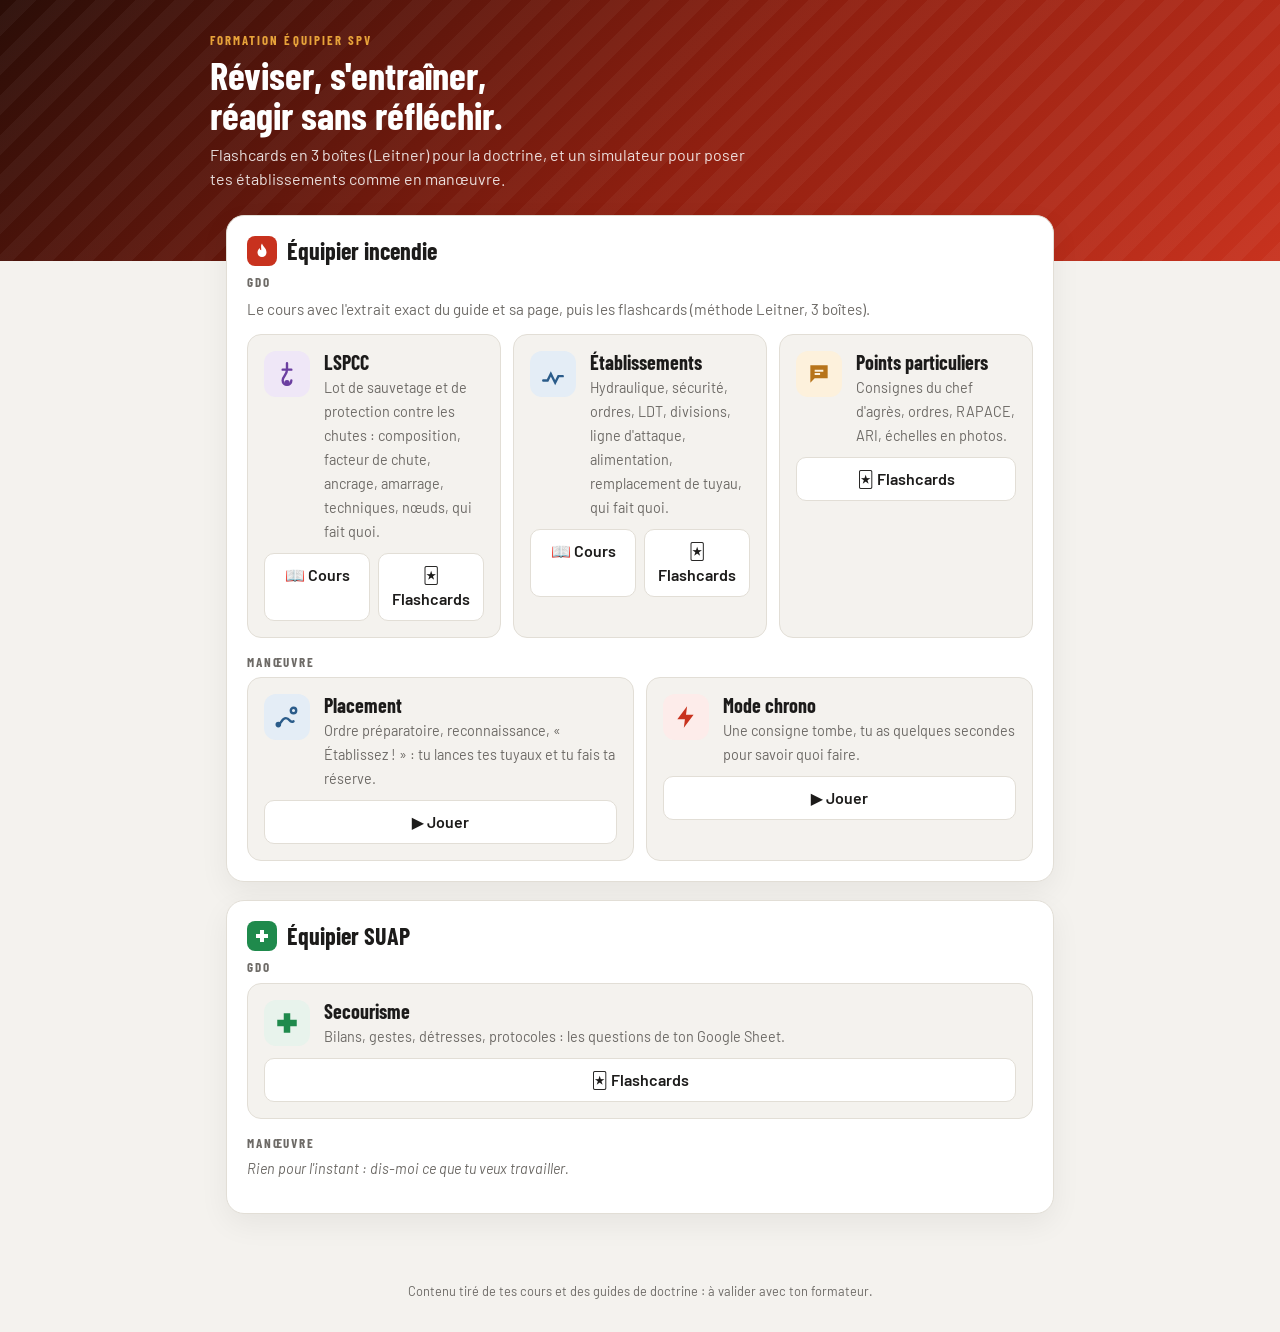
<file: index.html>
<!doctype html>
<html lang="fr">
<head>
<meta charset="utf-8">
<meta name="viewport" content="width=device-width, initial-scale=1">
<title>Formation équipier</title>
<link rel="preconnect" href="https://fonts.googleapis.com">
<link href="https://fonts.googleapis.com/css2?family=Barlow+Condensed:wght@600;700&family=Barlow:wght@400;500;600&display=swap" rel="stylesheet">
<style>
  :root {
    --bg: #f4f2ee; --card: #ffffff; --text: #1c1b1a; --muted: #6d6a66; --line: #e2ded6;
    --red: #c8321e; --red-d: #8f1f10; --amber: #e8a33a; --blue: #2b5c8a;
  }
  @media (prefers-color-scheme: dark) {
    :root { --bg: #131313; --card: #1e1e1f; --text: #f1efec; --muted: #a29f9a; --line: #333; --red: #e4533e; --red-d: #b9301c; }
  }
  * { box-sizing: border-box; }
  body { margin: 0; background: var(--bg); color: var(--text); font: 16px/1.5 Barlow, system-ui, sans-serif; }
  .hero { background: linear-gradient(135deg, #2a0d07 0%, #8f1f10 55%, #c8321e 100%); color: #fff; padding: 34px 16px 70px; position: relative; overflow: hidden; }
  .hero::after { content: ""; position: absolute; inset: 0; background: repeating-linear-gradient(-45deg, rgba(255,255,255,.04) 0 14px, transparent 14px 28px); pointer-events: none; }
  .hero .in { max-width: 860px; margin: 0 auto; position: relative; z-index: 1; }
  .kicker { font: 700 .8rem/1 "Barlow Condensed", sans-serif; letter-spacing: .16em; text-transform: uppercase; color: var(--amber); }
  h1 { font: 700 2.4rem/1.05 "Barlow Condensed", sans-serif; margin: 8px 0 8px; }
  .hero p { margin: 0; opacity: .85; max-width: 560px; }
  main { max-width: 860px; margin: -46px auto 0; padding: 0 16px 40px; position: relative; z-index: 2; }
  section { background: var(--card); border: 1px solid var(--line); border-radius: 18px; padding: 20px; margin-bottom: 18px; box-shadow: 0 10px 30px rgba(0,0,0,.06); }
  section h2 { font: 700 1.5rem/1.1 "Barlow Condensed", sans-serif; margin: 0 0 4px; display: flex; align-items: center; gap: 10px; }
  section h2 .num { display: inline-grid; place-items: center; width: 30px; height: 30px; border-radius: 8px; background: var(--red); color: #fff; font-size: 1rem; }
  section > p { margin: 0 0 14px; color: var(--muted); font-size: .95rem; }
  .grid { display: grid; grid-template-columns: repeat(auto-fit, minmax(230px, 1fr)); gap: 12px; }
  a.tile { display: flex; gap: 14px; align-items: flex-start; text-decoration: none; color: inherit; border: 1px solid var(--line); border-radius: 14px; padding: 16px; background: var(--bg); transition: transform .12s, border-color .12s, box-shadow .12s; }
  a.tile:hover, a.tile:focus-visible { transform: translateY(-2px); border-color: var(--red); box-shadow: 0 6px 18px rgba(200,50,30,.15); outline: none; }
  .ic { flex: none; width: 46px; height: 46px; border-radius: 12px; display: grid; place-items: center; }
  .ic svg { width: 26px; height: 26px; }
  .tile b { display: block; font: 700 1.25rem/1.1 "Barlow Condensed", sans-serif; margin-bottom: 2px; }
  .tile span { font-size: .9rem; color: var(--muted); }
  div.tile { display: flex; border: 1px solid var(--line); border-radius: 14px; padding: 16px; background: var(--bg); }
  div.tile b { display: block; font: 700 1.25rem/1.1 "Barlow Condensed", sans-serif; margin-bottom: 2px; }
  div.tile span { font-size: .9rem; color: var(--muted); }
  .dual { display: grid; grid-template-columns: 1fr 1fr; gap: 8px; }
  .dual a { text-align: center; text-decoration: none; font-weight: 600; padding: 9px; border-radius: 10px; border: 1px solid var(--line); background: var(--card); color: var(--text); }
  .dual a:hover, .dual a:focus-visible { border-color: var(--red); color: var(--red); outline: none; }
  section h3.sub { font: 700 .82rem/1 "Barlow Condensed", sans-serif; letter-spacing: .14em; text-transform: uppercase; color: var(--muted); margin: 18px 0 8px; }
  section h2 + h3.sub { margin-top: 10px; }
  section h2 .num svg { display: block; }
  .soon { font-size: .9rem; color: var(--muted); font-style: italic; }
  footer { text-align: center; color: var(--muted); font-size: .8rem; padding: 10px 16px 30px; }
</style>
</head>
<body>
<header class="hero"><div class="in">
  <div class="kicker">Formation équipier SPV</div>
  <h1>Réviser, s'entraîner,<br>réagir sans réfléchir.</h1>
  <p>Flashcards en 3 boîtes (Leitner) pour la doctrine, et un simulateur pour poser tes établissements comme en manœuvre.</p>
</div></header>
<main>
  <section>
    <h2><span class="num" style="background:#c8321e"><svg width="18" height="18" viewBox="0 0 24 24" fill="currentColor"><path d="M12 2c1 4 6 6 6 12a6 6 0 0 1-12 0c0-3 2-5 3-6 0 2 1 3 2 3 0-4-1-6 1-9z"/></svg></span>Équipier incendie</h2>
    <h3 class="sub">GDO</h3>
    <p>Le cours avec l'extrait exact du guide et sa page, puis les flashcards (méthode Leitner, 3 boîtes).</p>
    <div class="grid">
      <div class="tile" style="flex-direction:column;gap:10px">
        <div style="display:flex;gap:14px;align-items:flex-start">
          <div class="ic" style="background:#efe7f7;color:#6b3fa0"><svg viewBox="0 0 24 24" fill="none" stroke="currentColor" stroke-width="2.2" stroke-linecap="round"><path d="M12 2v6M8 8h8M12 8c0 5-4 6-4 10a4 4 0 0 0 8 0"/><circle cx="12" cy="20" r="1.4" fill="currentColor"/></svg></div>
          <div><b>LSPCC</b><span>Lot de sauvetage et de protection contre les chutes : composition, facteur de chute, ancrage, amarrage, techniques, nœuds, qui fait quoi.</span></div>
        </div>
        <div class="dual"><a href="cours.html?doc=lspcc">📖 Cours</a><a href="revision.html?cat=lspcc">🃏 Flashcards</a></div>
      </div>
      <div class="tile" style="flex-direction:column;gap:10px">
        <div style="display:flex;gap:14px;align-items:flex-start">
          <div class="ic" style="background:#e4edf6;color:#2b5c8a"><svg viewBox="0 0 24 24" fill="none" stroke="currentColor" stroke-width="2.2" stroke-linecap="round"><path d="M3 18h4l3-6 4 8 3-6h4"/></svg></div>
          <div><b>Établissements</b><span>Hydraulique, sécurité, ordres, LDT, divisions, ligne d'attaque, alimentation, remplacement de tuyau, qui fait quoi.</span></div>
        </div>
        <div class="dual"><a href="cours.html?doc=etab">📖 Cours</a><a href="revision.html?cat=etab">🃏 Flashcards</a></div>
      </div>
      <div class="tile" style="flex-direction:column;gap:10px">
        <div style="display:flex;gap:14px;align-items:flex-start">
          <div class="ic" style="background:#fdf1dc;color:#b7741a"><svg viewBox="0 0 24 24" fill="currentColor"><path d="M4 4h16v12H8l-4 4zM8 8v2h8V8zm0 3v2h5v-2z"/></svg></div>
          <div><b>Points particuliers</b><span>Consignes du chef d'agrès, ordres, RAPACE, ARI, échelles en photos.</span></div>
        </div>
        <div class="dual" style="grid-template-columns:1fr"><a href="revision.html?cat=manoeuvre">🃏 Flashcards</a></div>
      </div>
    </div>
    <h3 class="sub">Manœuvre</h3>
    <div class="grid">
      <div class="tile" style="flex-direction:column;gap:10px">
        <div style="display:flex;gap:14px;align-items:flex-start">
          <div class="ic" style="background:#e4edf6;color:#2b5c8a"><svg viewBox="0 0 24 24" fill="none" stroke="currentColor" stroke-width="2.2" stroke-linecap="round"><path d="M4 19c3-1 3-6 7-6s3 5 7 3"/><circle cx="18" cy="6" r="2.5"/><circle cx="4" cy="19" r="1.5" fill="currentColor"/></svg></div>
          <div><b>Placement</b><span>Ordre préparatoire, reconnaissance, « Établissez ! » : tu lances tes tuyaux et tu fais ta réserve.</span></div>
        </div>
        <div class="dual" style="grid-template-columns:1fr"><a href="placement.html">▶ Jouer</a></div>
      </div>
      <div class="tile" style="flex-direction:column;gap:10px">
        <div style="display:flex;gap:14px;align-items:flex-start">
          <div class="ic" style="background:#fdecea;color:#c8321e"><svg viewBox="0 0 24 24" fill="currentColor"><path d="M13 2 4 14h7l-1 8 9-12h-7z"/></svg></div>
          <div><b>Mode chrono</b><span>Une consigne tombe, tu as quelques secondes pour savoir quoi faire.</span></div>
        </div>
        <div class="dual" style="grid-template-columns:1fr"><a href="eclair.html">▶ Jouer</a></div>
      </div>
    </div>
  </section>
  <section>
    <h2><span class="num" style="background:#1f8a4c"><svg width="16" height="16" viewBox="0 0 24 24" fill="currentColor"><path d="M9 3h6v6h6v6h-6v6H9v-6H3V9h6z"/></svg></span>Équipier SUAP</h2>
    <h3 class="sub">GDO</h3>
    <div class="grid">
      <div class="tile" style="flex-direction:column;gap:10px">
        <div style="display:flex;gap:14px;align-items:flex-start">
          <div class="ic" style="background:#e8f3ec;color:#1f8a4c"><svg viewBox="0 0 24 24" fill="currentColor"><path d="M9 3h6v6h6v6h-6v6H9v-6H3V9h6z"/></svg></div>
          <div><b>Secourisme</b><span>Bilans, gestes, détresses, protocoles : les questions de ton Google Sheet.</span></div>
        </div>
        <div class="dual" style="grid-template-columns:1fr"><a href="revision.html?cat=secourisme">🃏 Flashcards</a></div>
      </div>
    </div>
    <h3 class="sub">Manœuvre</h3>
    <p class="soon">Rien pour l'instant : dis-moi ce que tu veux travailler.</p>
  </section>
</main>
<footer>Contenu tiré de tes cours et des guides de doctrine : à valider avec ton formateur.</footer>
</body>
</html>
</file>
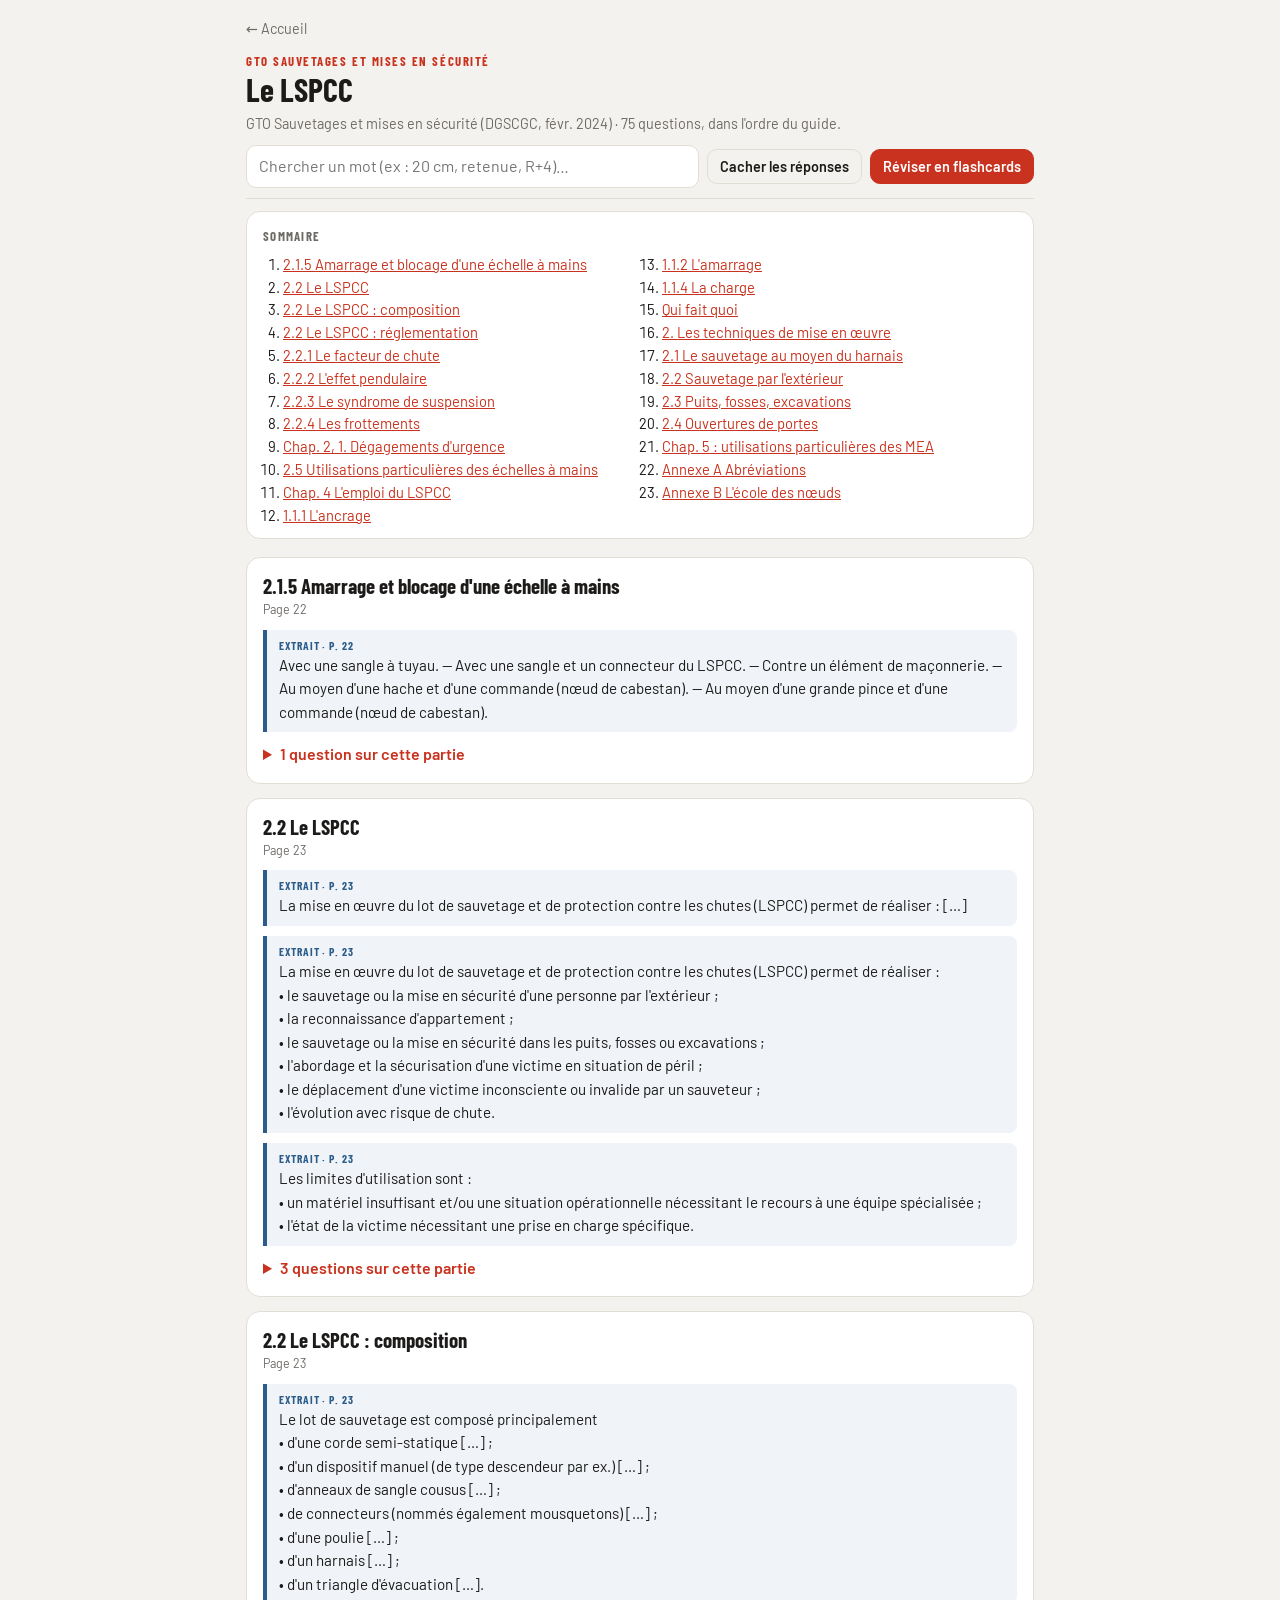
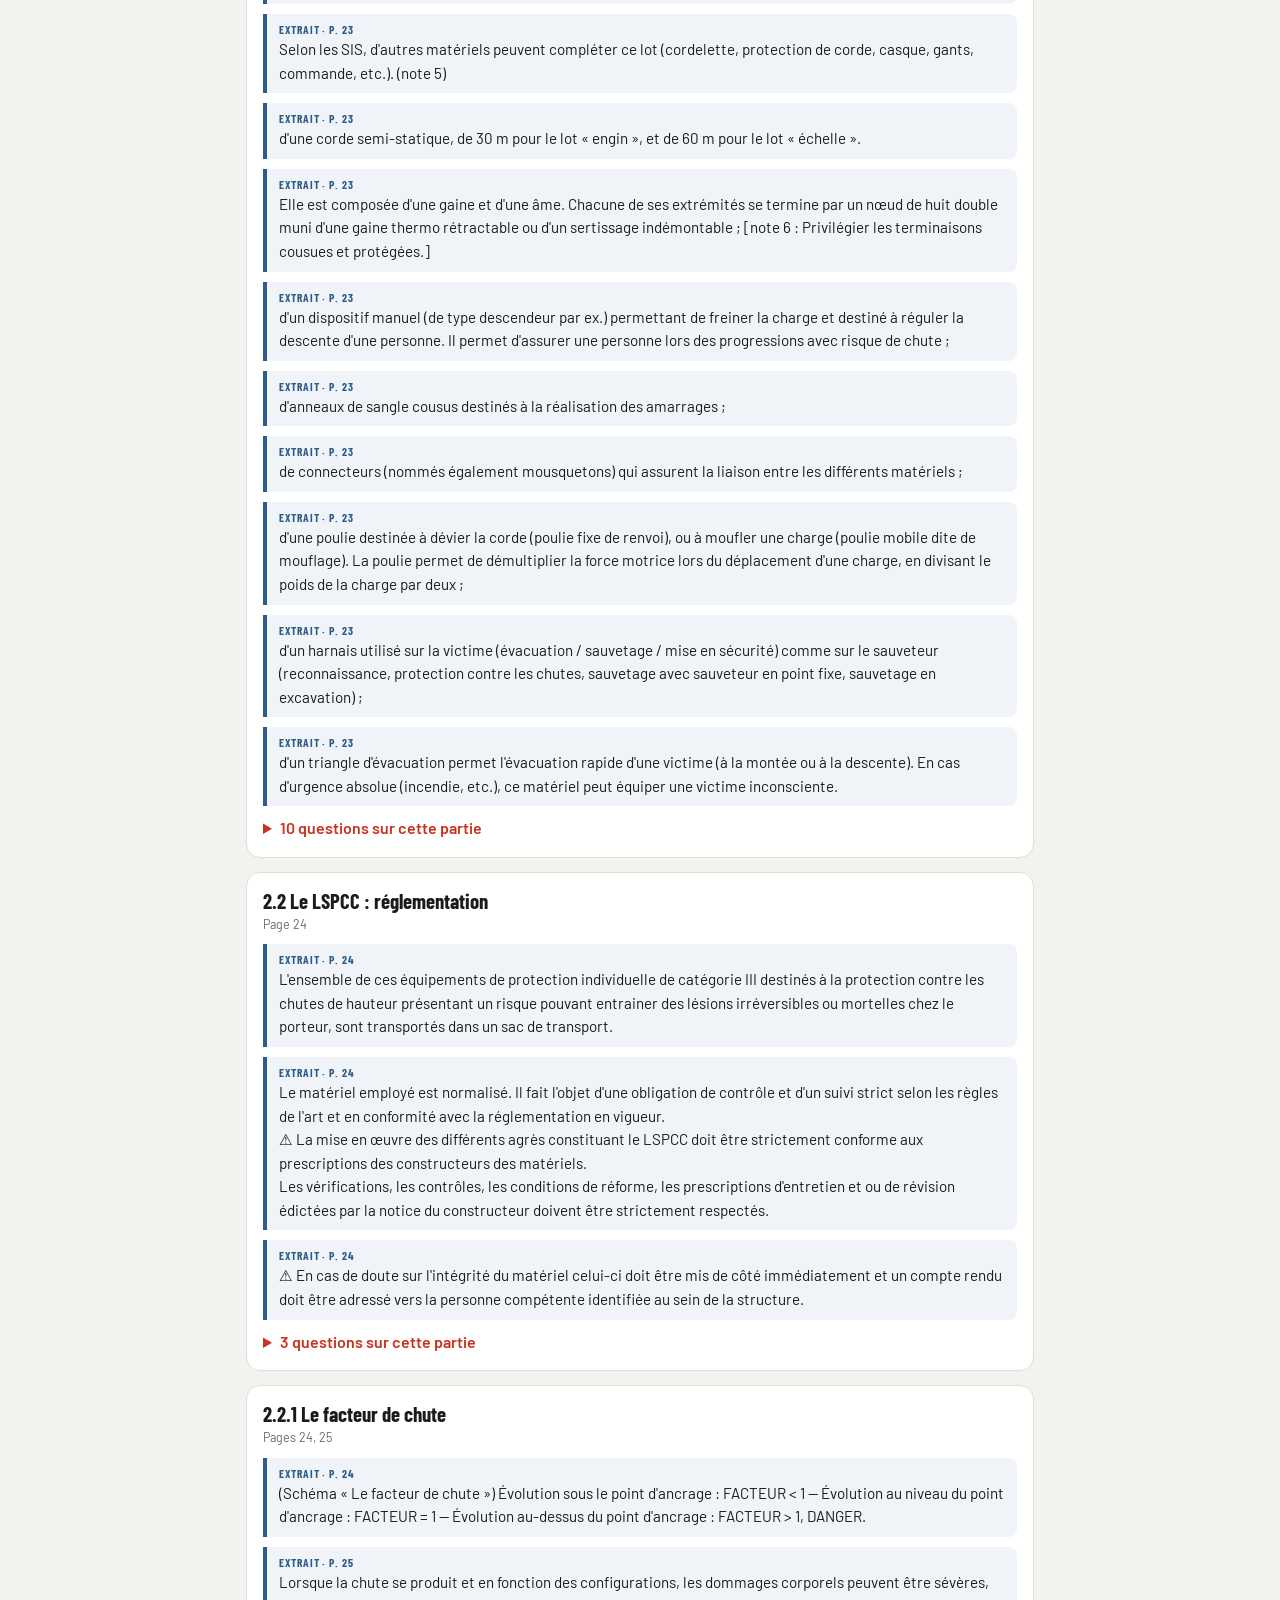
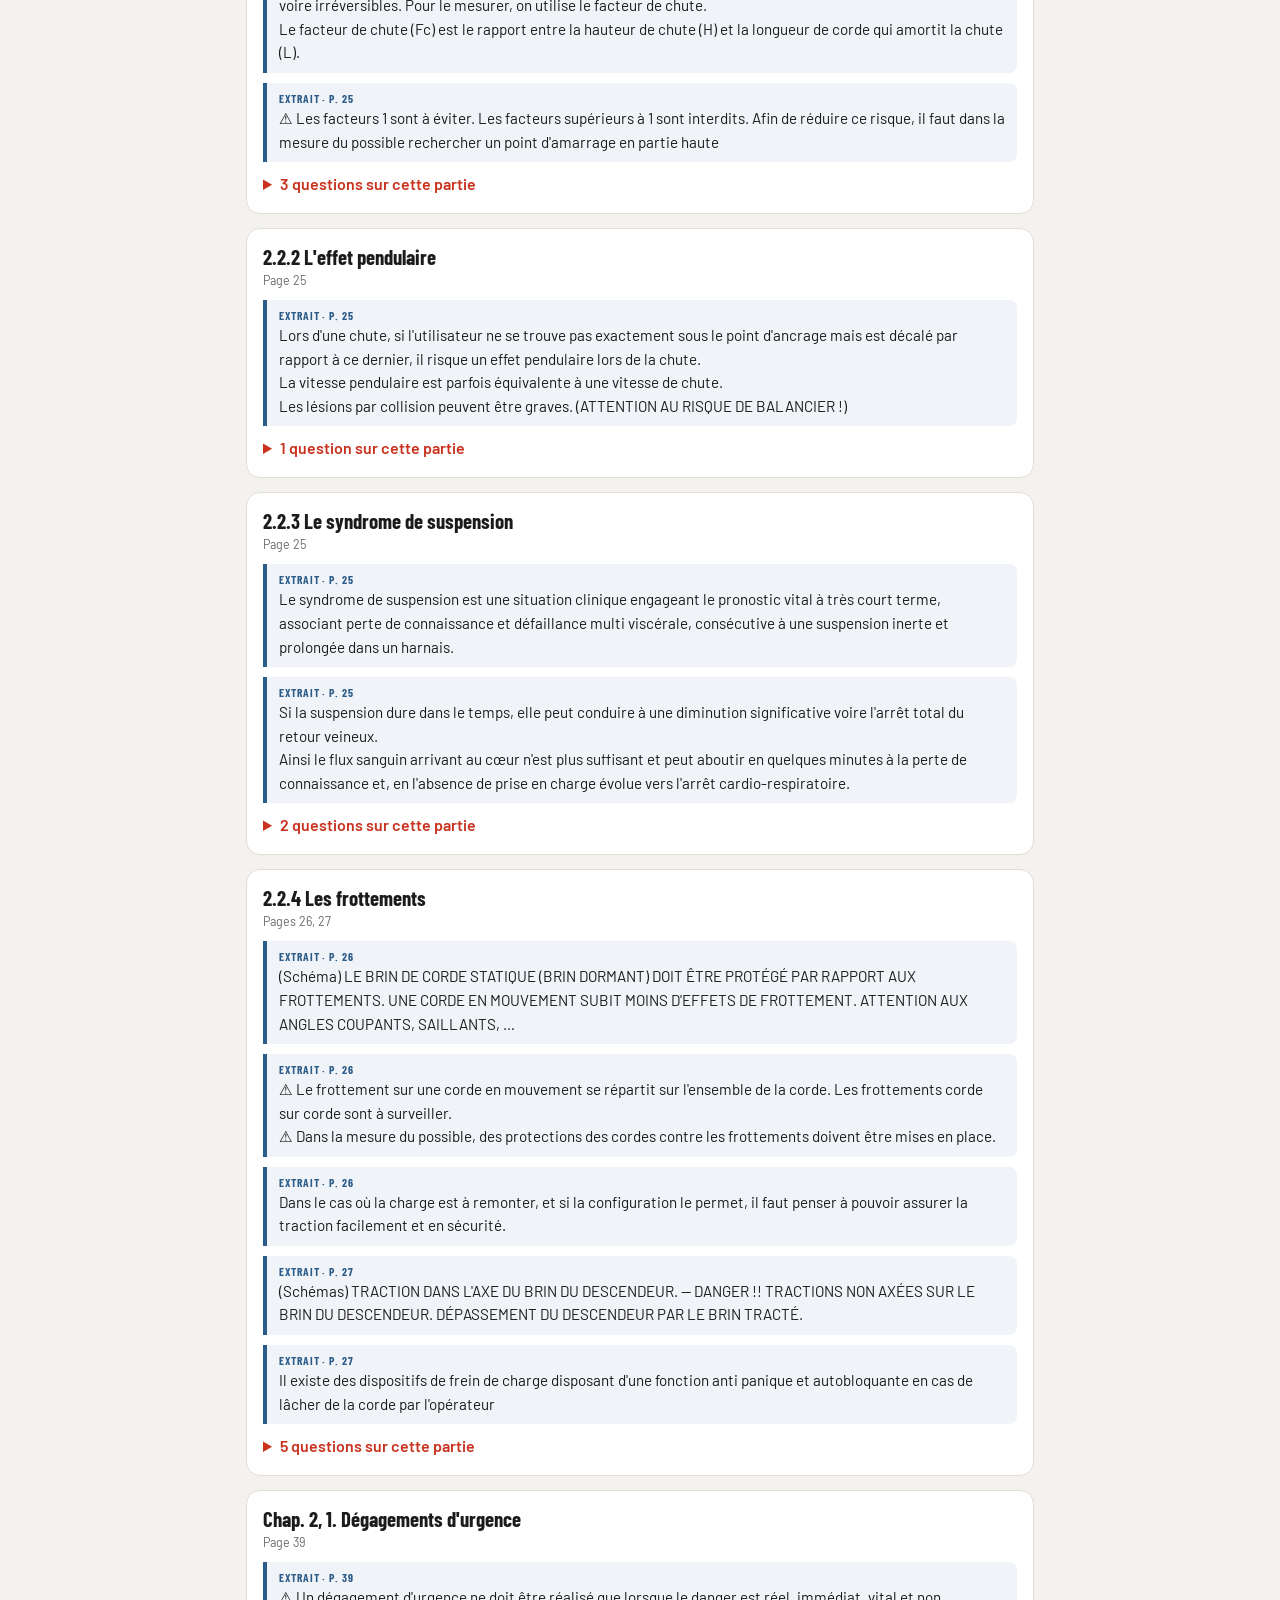
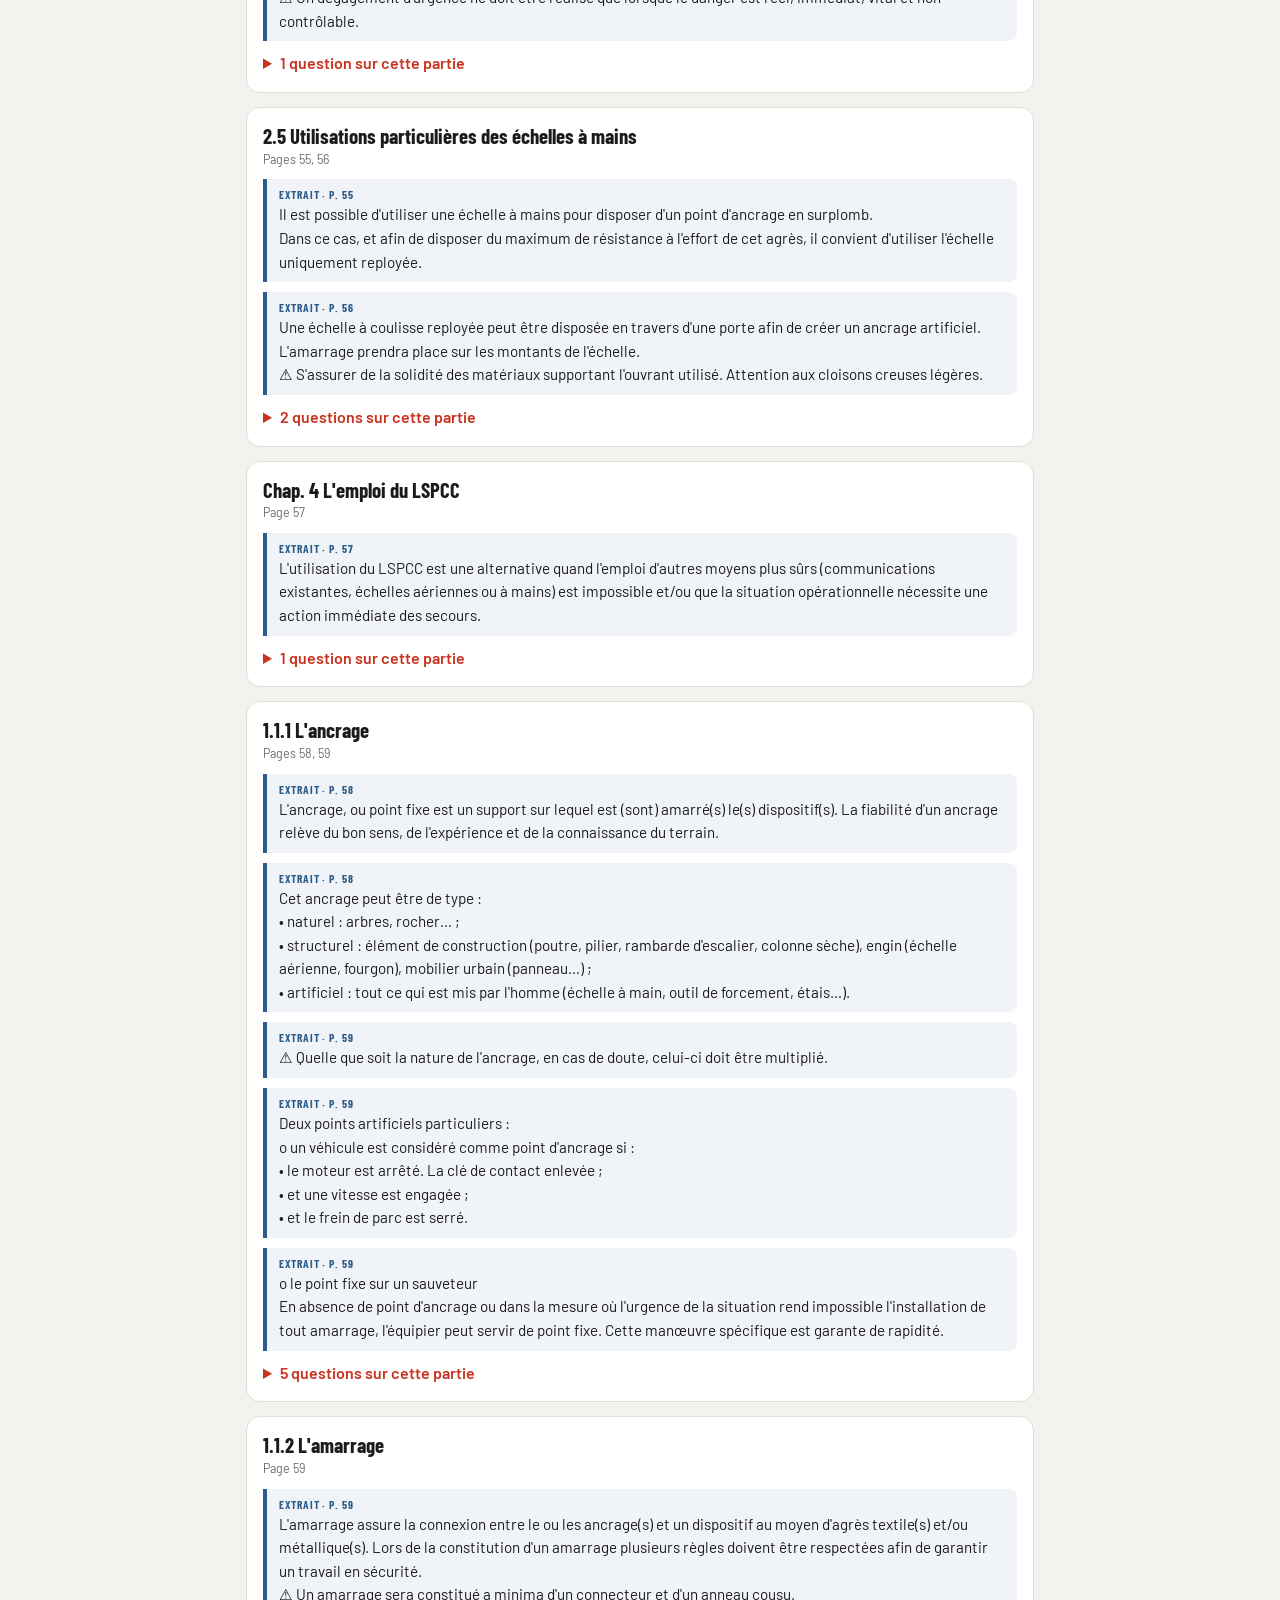
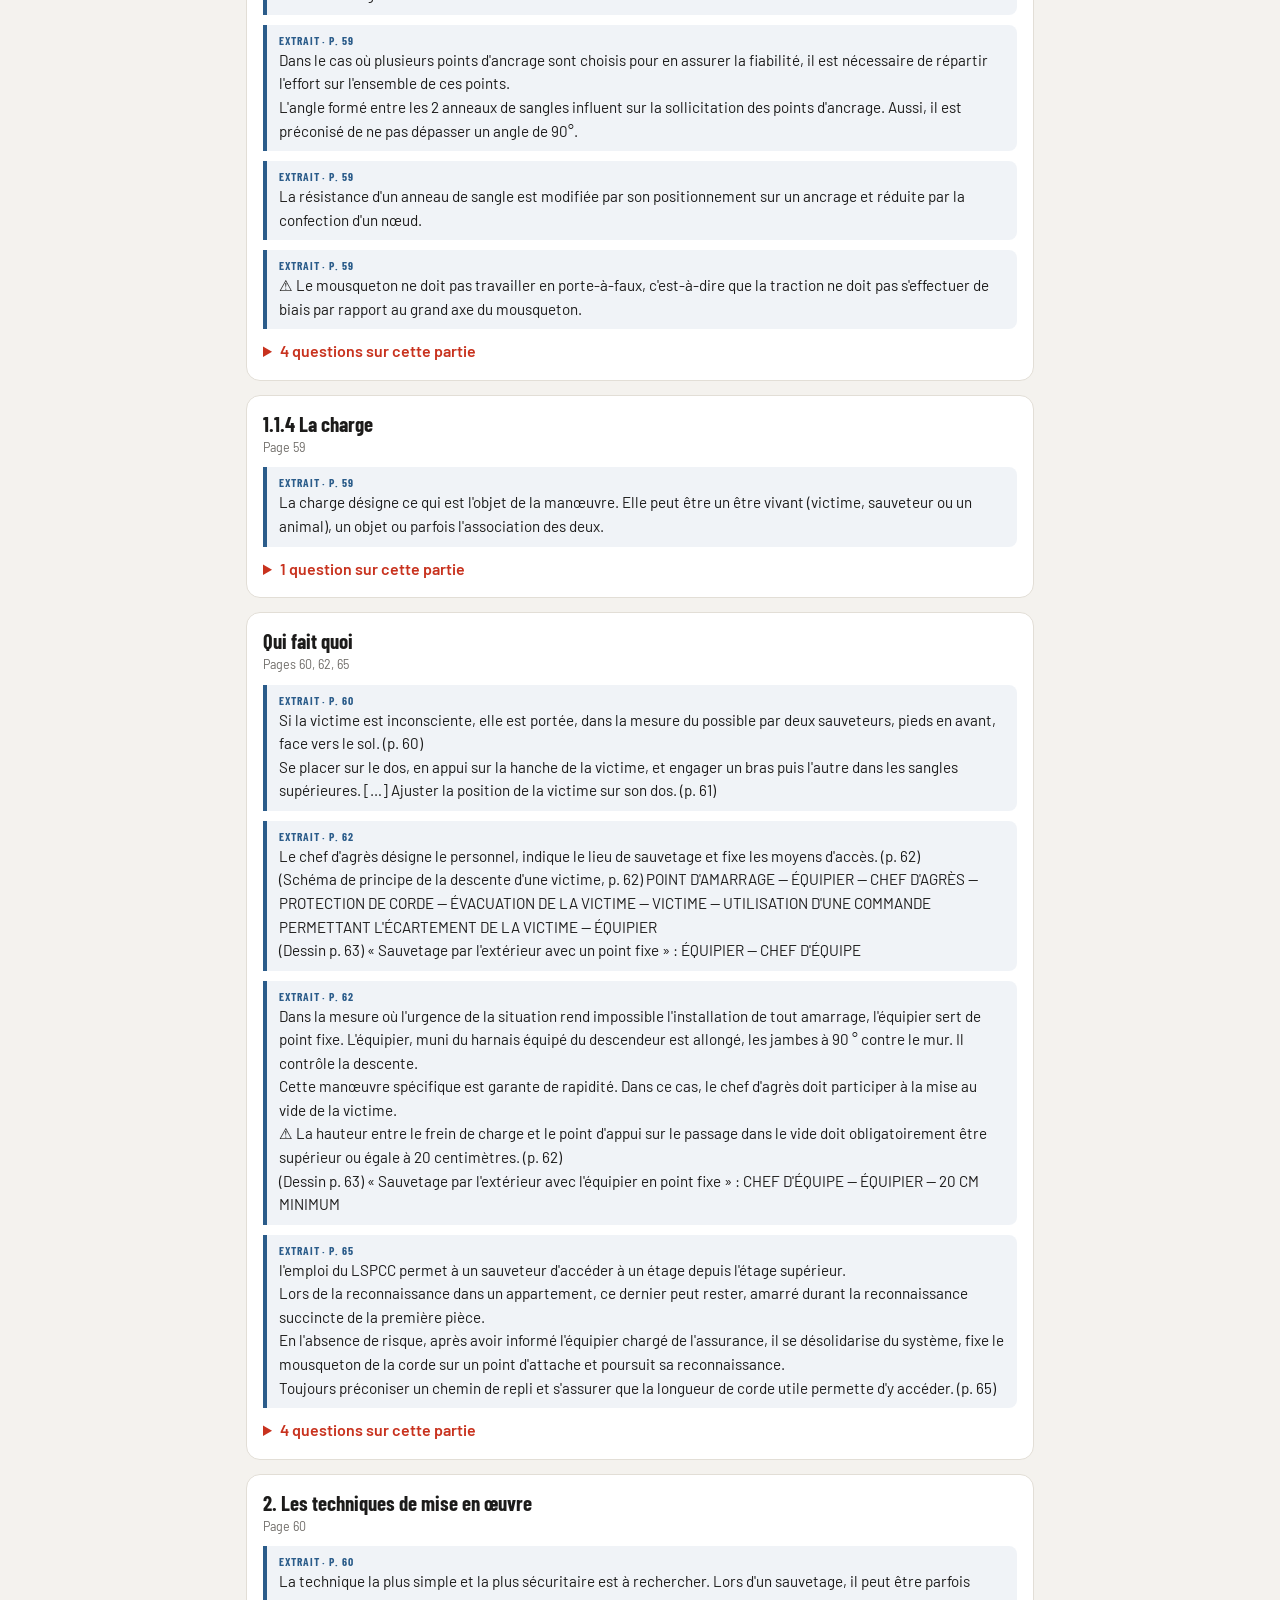
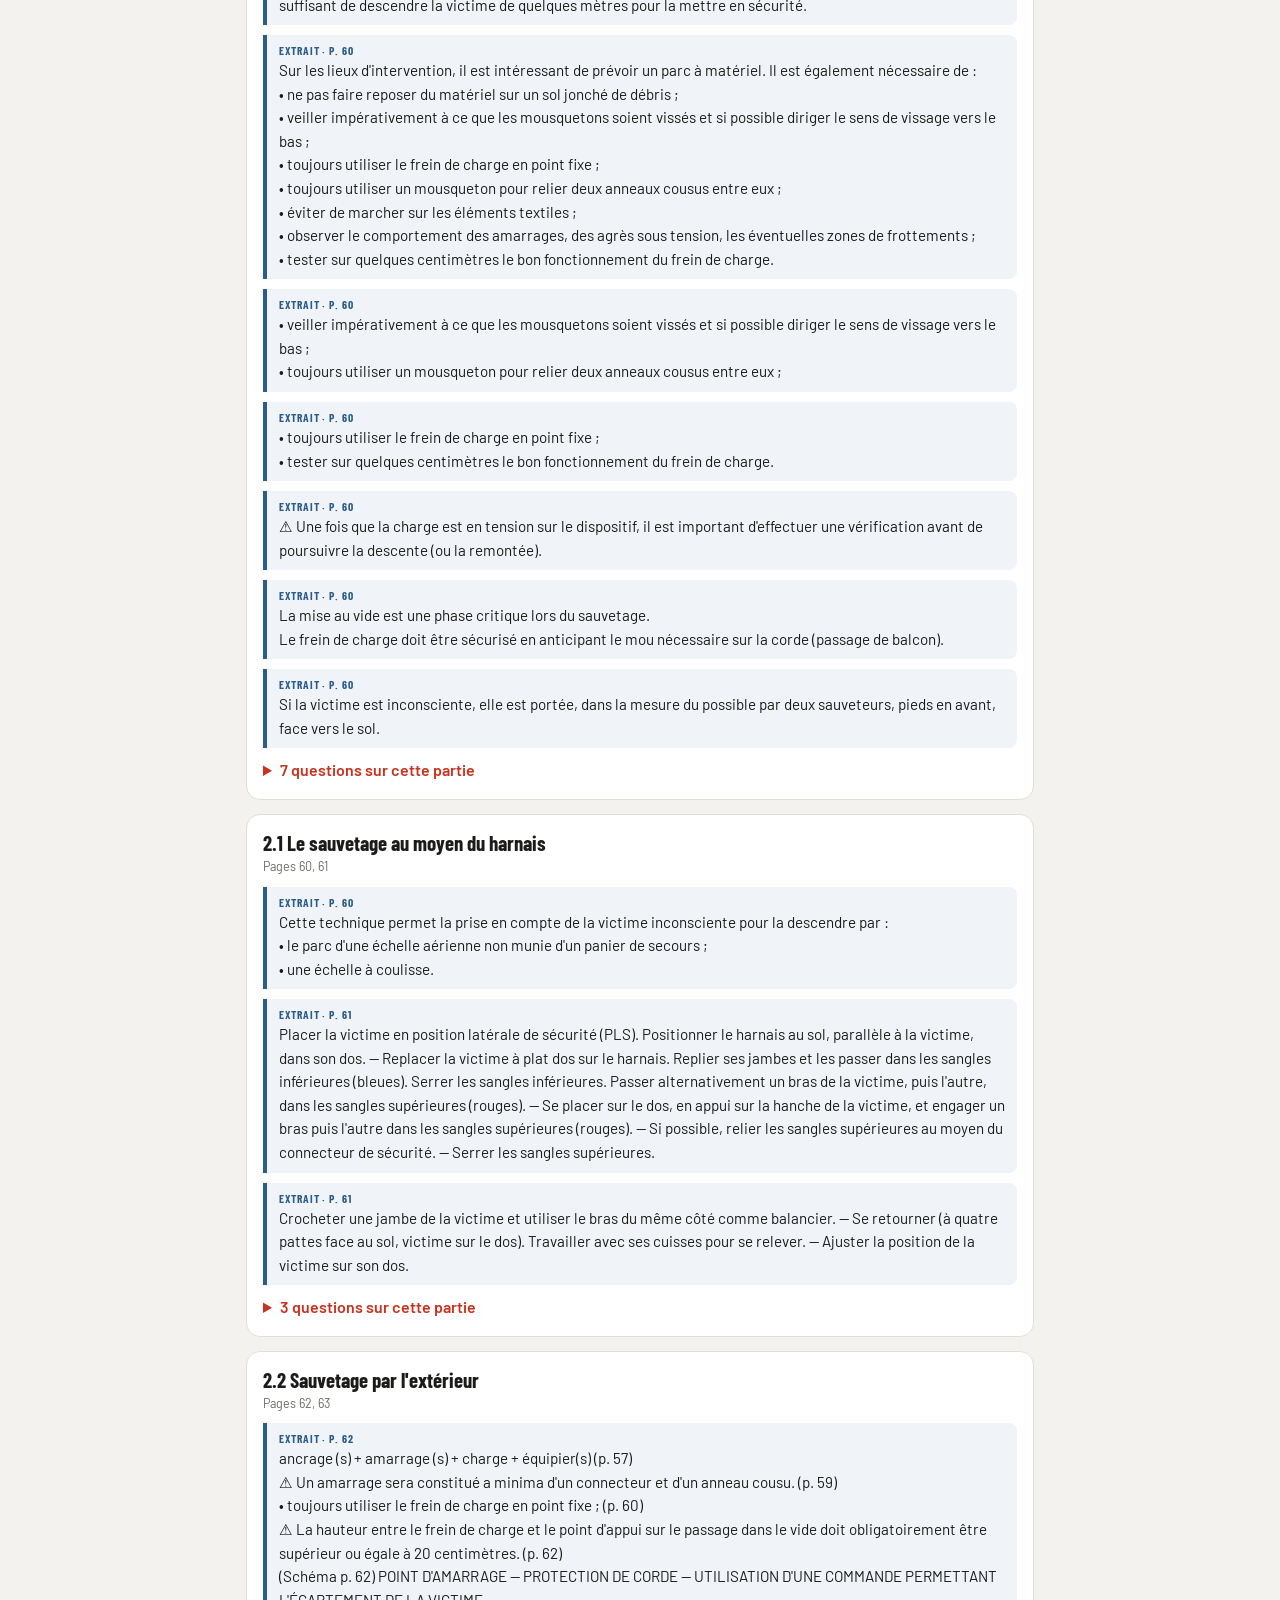
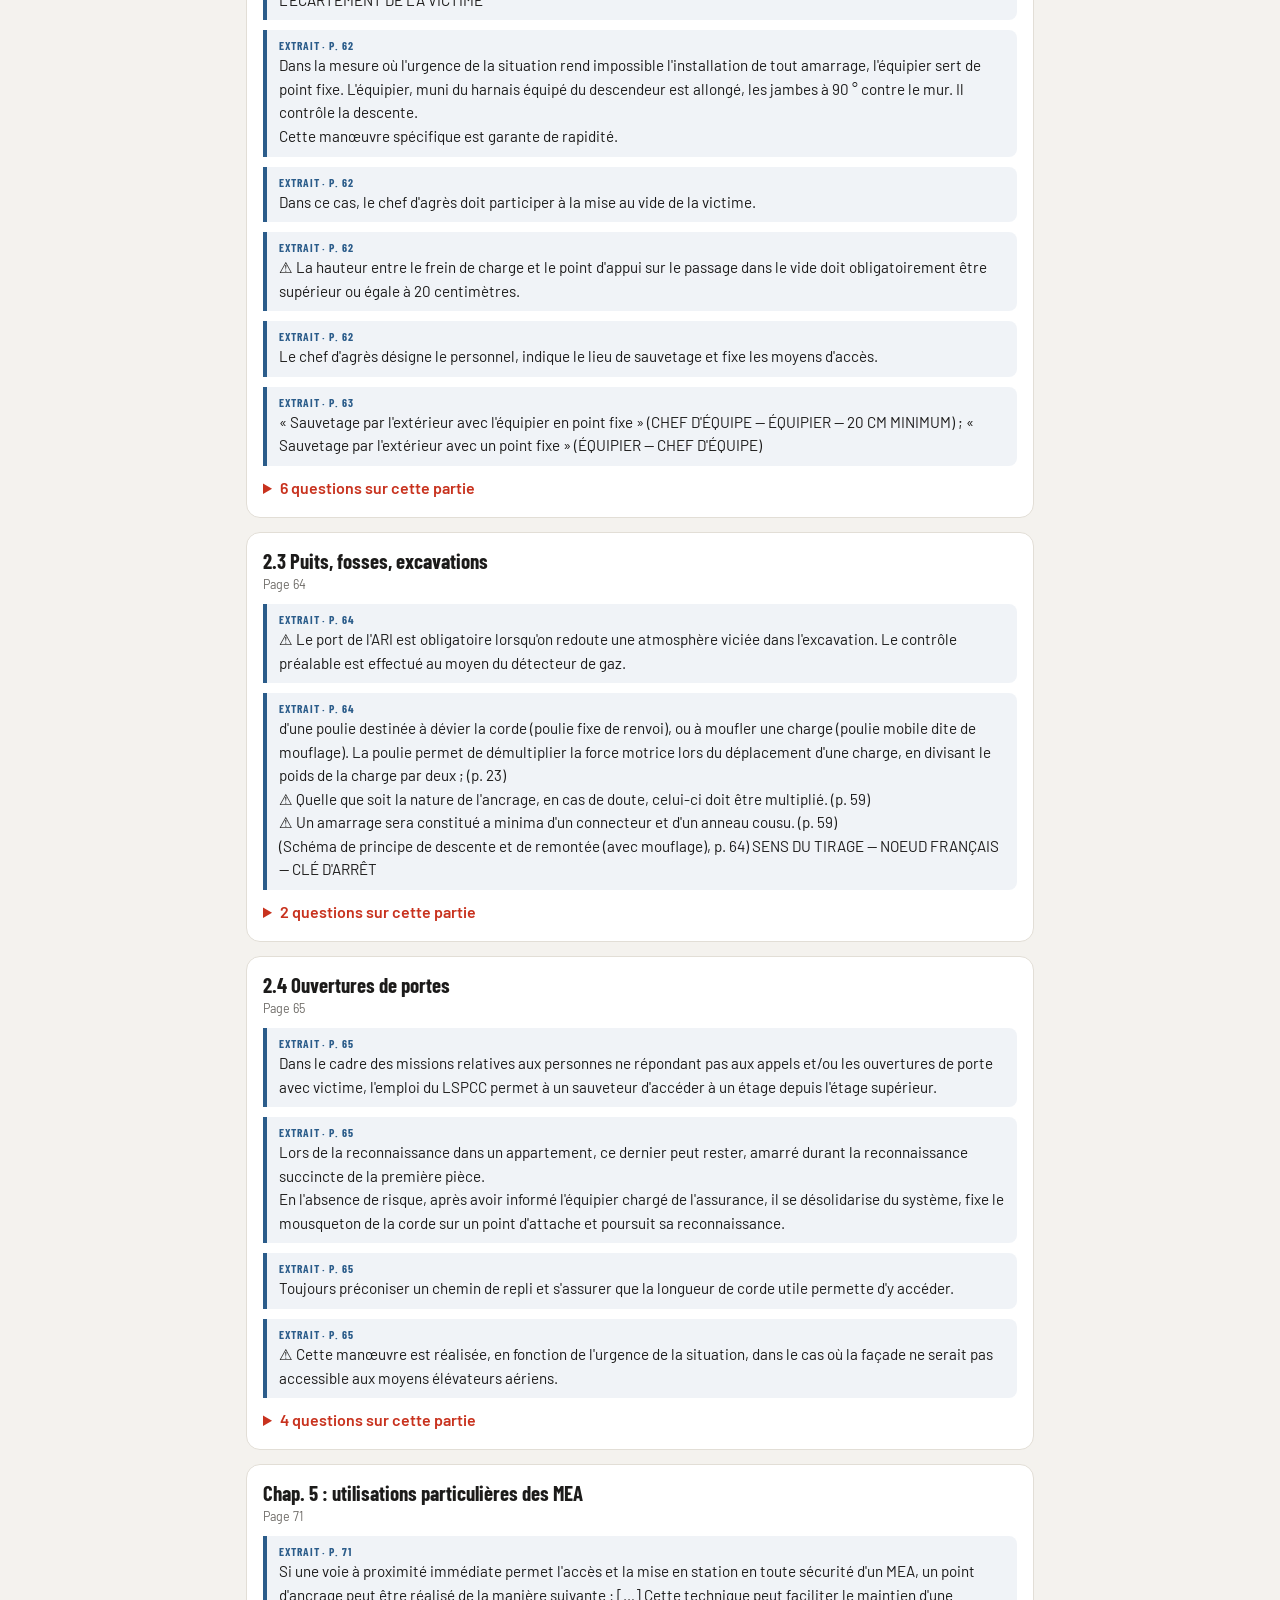
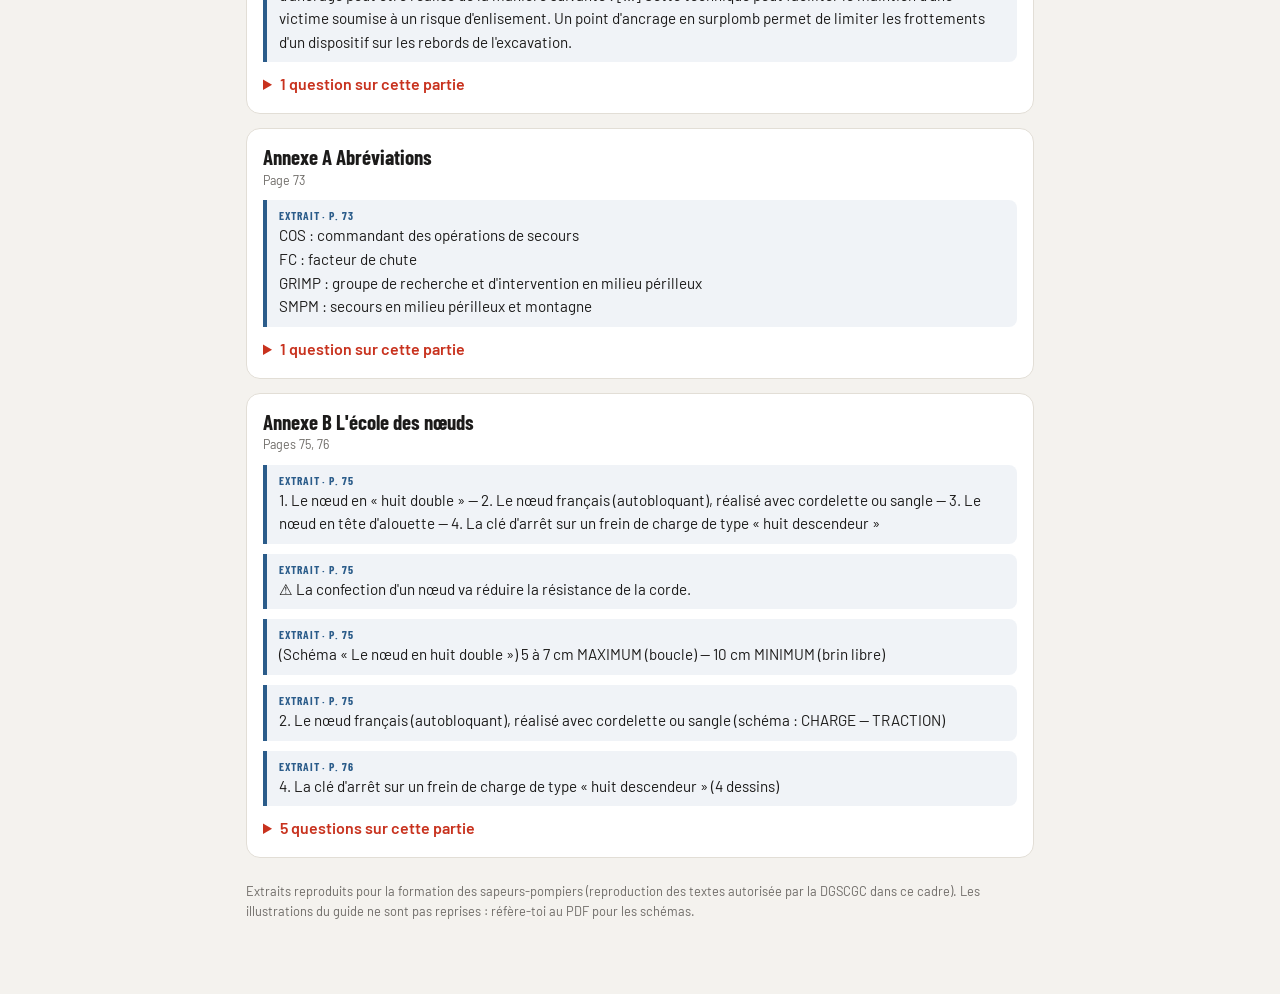
<file: cours.html>
<!doctype html>
<html lang="fr">
<head>
<meta charset="utf-8">
<meta name="viewport" content="width=device-width, initial-scale=1">
<title>Cours GTO</title>
<link rel="preconnect" href="https://fonts.googleapis.com">
<link href="https://fonts.googleapis.com/css2?family=Barlow+Condensed:wght@600;700&family=Barlow:wght@400;500;600&display=swap" rel="stylesheet">
<style>
  :root { --bg:#f4f2ee; --card:#fff; --text:#1c1b1a; --muted:#6d6a66; --line:#e2ded6; --red:#c8321e; --blue:#2b5c8a; --amber:#e8a33a; }
  @media (prefers-color-scheme: dark) { :root { --bg:#131313; --card:#1e1e1f; --text:#f1efec; --muted:#a29f9a; --line:#333; --red:#e4533e; --blue:#8fb6dd; } }
  * { box-sizing: border-box; }
  body { margin: 0; background: var(--bg); color: var(--text); font: 16px/1.55 Barlow, system-ui, sans-serif; }
  .wrap { max-width: 820px; margin: 0 auto; padding: 16px 16px 60px; }
  a { color: var(--red); }
  .back { color: var(--muted); text-decoration: none; font-size: .9rem; }
  .kicker { margin-top: 14px; font: 700 .8rem/1 "Barlow Condensed", sans-serif; letter-spacing: .12em; text-transform: uppercase; color: var(--red); }
  h1 { font: 700 2rem/1.1 "Barlow Condensed", sans-serif; margin: 4px 0 6px; }
  .sub { color: var(--muted); font-size: .9rem; }
  .bar { position: sticky; top: 0; z-index: 2; background: var(--bg); padding: 10px 0; display: flex; gap: 8px; flex-wrap: wrap; align-items: center; border-bottom: 1px solid var(--line); margin-bottom: 10px; }
  .bar input { flex: 1; min-width: 180px; font: inherit; padding: 8px 12px; border: 1px solid var(--line); border-radius: 10px; background: var(--card); color: var(--text); }
  .bar a.btn, .bar button { font: 600 .9rem Barlow, sans-serif; padding: 8px 12px; border-radius: 10px; border: 1px solid var(--red); background: var(--red); color: #fff; text-decoration: none; cursor: pointer; }
  .bar button.ghost { background: transparent; color: var(--text); border-color: var(--line); }
  nav.toc { background: var(--card); border: 1px solid var(--line); border-radius: 14px; padding: 12px 16px; margin: 12px 0 18px; font-size: .92rem; }
  nav.toc b { font: 700 .8rem "Barlow Condensed", sans-serif; letter-spacing: .1em; text-transform: uppercase; color: var(--muted); }
  nav.toc ol { margin: 6px 0 0; padding-left: 20px; columns: 2; column-gap: 24px; }
  @media (max-width: 600px) { nav.toc ol { columns: 1; } }
  section { background: var(--card); border: 1px solid var(--line); border-radius: 14px; padding: 16px; margin-bottom: 14px; }
  section h2 { font: 700 1.3rem/1.15 "Barlow Condensed", sans-serif; margin: 0 0 2px; }
  section .pg { font-size: .78rem; color: var(--muted); margin-bottom: 10px; }
  blockquote { margin: 10px 0; padding: 8px 12px; border-left: 4px solid var(--blue); background: rgba(43,92,138,.07); border-radius: 0 8px 8px 0; white-space: pre-wrap; font-size: .95rem; }
  blockquote .p { display: block; font: 700 .72rem "Barlow Condensed", sans-serif; letter-spacing: .08em; text-transform: uppercase; color: var(--blue); margin-bottom: 2px; font-style: normal; }
  details.qs { margin-top: 10px; }
  details.qs summary { cursor: pointer; font-weight: 600; color: var(--red); }
  .qa { border-top: 1px dashed var(--line); padding: 8px 0; }
  .qa .q { font-weight: 600; }
  .qa .a { white-space: pre-wrap; margin-top: 4px; }
  .qa .d { margin-top: 6px; padding: 6px 10px; border-radius: 8px; background: rgba(232,163,58,.14); font-size: .92rem; white-space: pre-wrap; }
  .qa.hide-a .a, .qa.hide-a .d { filter: blur(6px); cursor: pointer; user-select: none; }
  mark { background: #ffe58a; color: inherit; }
  .empty { color: var(--muted); text-align: center; padding: 30px; }
  .note { font-size: .8rem; color: var(--muted); margin-top: 24px; }
</style>
</head>
<body>
<div class="wrap">
  <a class="back" href="index.html">← Accueil</a>
  <div class="kicker" id="kicker"></div>
  <h1 id="title"></h1>
  <div class="sub" id="sub"></div>
  <div class="bar">
    <input id="search" type="search" placeholder="Chercher un mot (ex : 20 cm, retenue, R+4)…" aria-label="Chercher dans le cours">
    <button class="ghost" id="hideBtn" aria-pressed="false">Cacher les réponses</button>
    <a class="btn" id="cardsLink" href="#">Réviser en flashcards</a>
  </div>
  <nav class="toc" id="toc"></nav>
  <div id="content"></div>
  <p class="note">Extraits reproduits pour la formation des sapeurs-pompiers (reproduction des textes autorisée par la DGSCGC dans ce cadre). Les illustrations du guide ne sont pas reprises : réfère-toi au PDF pour les schémas.</p>
</div>
<script src="gto_lspcc.js"></script>
<script src="gto_etab.js"></script>
<script>
(function () {
  var docKey = "lspcc";
  try { docKey = new URLSearchParams(location.search).get("doc") || "lspcc"; } catch (e) {}
  var DOC = docKey === "etab" ? GTO_ETAB : GTO_LSPCC;
  if (docKey !== "etab") docKey = "lspcc";
  document.getElementById("kicker").textContent = docKey === "etab" ? "GTO Établissements" : "GTO Sauvetages et mises en sécurité";
  document.getElementById("title").textContent = docKey === "etab" ? "Les établissements" : "Le LSPCC";
  document.getElementById("sub").textContent = DOC.doc + " · " + DOC.cards.length + " questions, dans l'ordre du guide.";
  document.getElementById("cardsLink").href = "revision.html?cat=" + docKey;
  document.title = (docKey === "etab" ? "Établissements" : "LSPCC") + " · Cours";

  function esc(s) { return String(s == null ? "" : s).replace(/[&<>"]/g, function (c) { return { "&": "&amp;", "<": "&lt;", ">": "&gt;", '"': "&quot;" }[c]; }); }
  // Regroupe par partie, dans l'ordre des pages.
  var groups = [], bySec = {};
  DOC.cards.slice().sort(function (a, b) { return a.p - b.p; }).forEach(function (c) {
    if (!bySec[c.sec]) { bySec[c.sec] = { sec: c.sec, p: c.p, cards: [] }; groups.push(bySec[c.sec]); }
    bySec[c.sec].cards.push(c);
  });
  groups.sort(function (a, b) { return a.p - b.p; });
  var hide = false, query = "";

  function hl(text) {
    var t = esc(text);
    if (!query) return t;
    var q = query.replace(/[.*+?^${}()|[\]\\]/g, "\\$&");
    return t.replace(new RegExp("(" + q + ")", "gi"), "<mark>$1</mark>");
  }
  function match(c) {
    if (!query) return true;
    var all = (c.q + " " + c.a + " " + (c.d || "") + " " + c.ext + " " + c.sec).toLowerCase();
    return all.indexOf(query.toLowerCase()) >= 0;
  }
  function render() {
    var html = "", toc = "<b>Sommaire</b><ol>", n = 0;
    groups.forEach(function (g, gi) {
      var cards = g.cards.filter(match);
      if (!cards.length) return;
      n += cards.length;
      var anchor = "s" + gi;
      toc += '<li><a href="#' + anchor + '">' + esc(g.sec) + "</a></li>";
      // extraits sans doublon
      var seen = {}, exts = [];
      cards.forEach(function (c) { if (!seen[c.ext]) { seen[c.ext] = 1; exts.push(c); } });
      var pages = cards.map(function (c) { return c.p; }).filter(function (v, i, a) { return a.indexOf(v) === i; }).join(", ");
      html += '<section id="' + anchor + '"><h2>' + esc(g.sec) + '</h2><div class="pg">Page' + (pages.indexOf(",") > 0 ? "s " : " ") + esc(pages) + "</div>";
      exts.forEach(function (c) { html += '<blockquote><span class="p">Extrait · p. ' + esc(c.p) + "</span>" + hl(c.ext) + "</blockquote>"; });
      html += '<details class="qs"' + (query ? " open" : "") + "><summary>" + cards.length + " question" + (cards.length > 1 ? "s" : "") + " sur cette partie</summary>";
      cards.forEach(function (c) {
        html += '<div class="qa' + (hide ? " hide-a" : "") + '"><div class="q">' + hl(c.q) + '</div><div class="a">' + hl(c.a) + "</div>" + (c.d ? '<div class="d">À retenir : ' + hl(c.d) + "</div>" : "") + "</div>";
      });
      html += "</details></section>";
    });
    document.getElementById("content").innerHTML = html || '<div class="empty">Aucun résultat.</div>';
    document.getElementById("toc").innerHTML = toc + "</ol>";
    document.getElementById("toc").style.display = n ? "" : "none";
  }
  document.getElementById("search").addEventListener("input", function (e) { query = e.target.value.trim(); render(); });
  document.getElementById("hideBtn").addEventListener("click", function (e) {
    hide = !hide; e.target.setAttribute("aria-pressed", hide); e.target.textContent = hide ? "Montrer les réponses" : "Cacher les réponses";
    if (hide) document.querySelectorAll("details.qs").forEach(function (d) { d.open = true; });
    document.querySelectorAll(".qa").forEach(function (q) { q.classList.toggle("hide-a", hide); });
  });
  document.getElementById("content").addEventListener("click", function (e) {
    var qa = e.target.closest(".qa.hide-a"); if (qa) qa.classList.remove("hide-a");
  });
  render();
})();
</script>
</body>
</html>
</file>
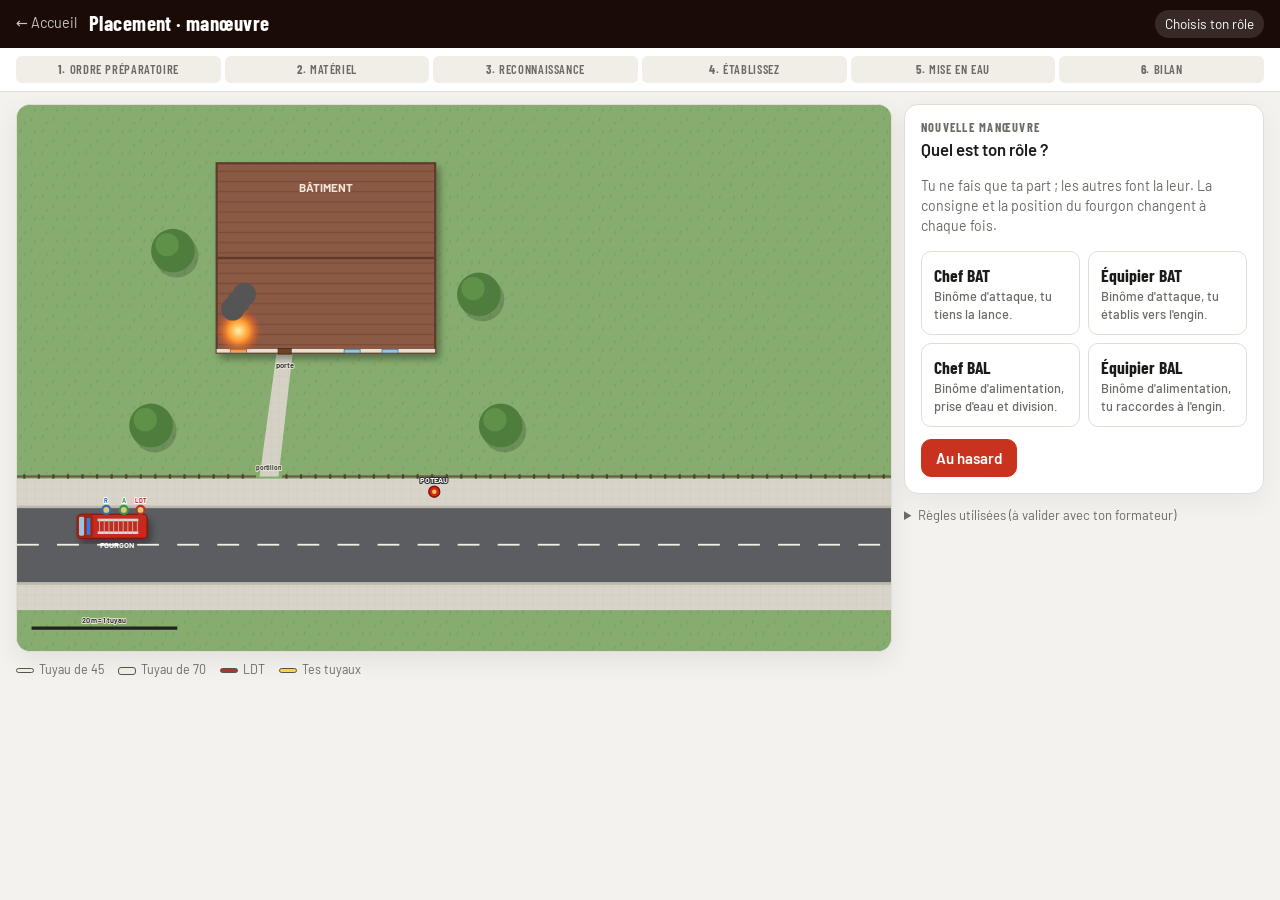
<file: placement.html>
<!doctype html>
<html lang="fr">
<head>
<meta charset="utf-8">
<meta name="viewport" content="width=device-width, initial-scale=1, maximum-scale=1">
<title>Placement</title>
<link rel="preconnect" href="https://fonts.googleapis.com">
<link href="https://fonts.googleapis.com/css2?family=Barlow+Condensed:wght@600;700&family=Barlow:wght@400;500;600;700&display=swap" rel="stylesheet">
<style>
  :root {
    --bg: #f4f2ee; --card: #ffffff; --text: #1c1b1a; --muted: #6d6a66; --line: #e2ded6;
    --red: #c8321e; --red-d: #8f1f10; --amber: #e8a33a; --ok: #1f8a4c; --ko: #c8321e; --chip: #f1eee8;
  }
  @media (prefers-color-scheme: dark) {
    :root { --bg: #131313; --card: #1e1e1f; --text: #f1efec; --muted: #a29f9a; --line: #333; --red: #e4533e; --ok: #3cc277; --ko: #ef5a47; --chip: #2a2a2b; }
  }
  * { box-sizing: border-box; }
  body { -webkit-user-select: none; user-select: none; -webkit-touch-callout: none; }
  details, .rules { -webkit-user-select: text; user-select: text; }
  html, body { margin: 0; background: var(--bg); color: var(--text); font: 16px/1.45 Barlow, system-ui, sans-serif; }
  .top { display: flex; align-items: center; gap: 12px; padding: 10px 16px; background: #1b0b07; color: #fff; }
  .top a { color: #fff; opacity: .75; text-decoration: none; font-size: .9rem; }
  .top h1 { font: 700 1.3rem/1 "Barlow Condensed", sans-serif; margin: 0; letter-spacing: .02em; }
  .top .role { margin-left: auto; font-size: .85rem; background: rgba(255,255,255,.12); padding: 4px 10px; border-radius: 99px; }
  .steps { display: flex; gap: 4px; padding: 8px 16px; background: var(--card); border-bottom: 1px solid var(--line); overflow-x: auto; }
  .steps span { flex: 1; min-width: 92px; text-align: center; font: 600 .78rem/1.2 "Barlow Condensed", sans-serif; letter-spacing: .05em; text-transform: uppercase; padding: 6px 4px; border-radius: 6px; color: var(--muted); background: var(--chip); }
  .steps span.on { background: var(--red); color: #fff; }
  .steps span.done { background: #f3d9d3; color: var(--red-d); }
  @media (prefers-color-scheme: dark) { .steps span.done { background: #3a211c; color: #f0a191; } }
  .steps span b { font-weight: 700; } .steps span i { font-style: normal; }
  @media (max-width: 640px) {
    .top { flex-wrap: wrap; gap: 4px 12px; }
    .top h1 { font-size: 1.15rem; }
    .top .role { margin-left: 0; width: 100%; font-size: .78rem; }
    .steps { gap: 3px; padding: 6px 10px; }
    .steps span { min-width: 0; flex: 0 0 auto; padding: 6px 8px; }
    .steps span:not(.on) i { display: none; }
    .steps span.on { flex: 1 1 auto; }
    .layout { padding: 10px 10px 24px; }
  }
  .layout { display: grid; grid-template-columns: 1fr; gap: 12px; padding: 12px 16px 24px; max-width: 1280px; margin: 0 auto; }
  @media (min-width: 980px) { .layout { grid-template-columns: minmax(0, 1fr) 360px; align-items: start; } .side { position: sticky; top: 12px; } }
  .mapwrap { position: relative; border-radius: 14px; overflow: hidden; border: 1px solid var(--line); box-shadow: 0 8px 26px rgba(0,0,0,.08); background: #7fa46a; }
  #map { display: block; width: 100%; aspect-ratio: 16 / 10; touch-action: none; user-select: none; -webkit-user-select: none; }
  .toast { position: absolute; left: 50%; top: 12px; transform: translateX(-50%); background: rgba(20,20,20,.86); color: #fff; padding: 6px 14px; border-radius: 99px; font-size: .9rem; opacity: 0; transition: opacity .25s; pointer-events: none; white-space: nowrap; max-width: 92%; overflow: hidden; text-overflow: ellipsis; }
  .toast.show { opacity: 1; }
  .legend { display: flex; gap: 14px; flex-wrap: wrap; font-size: .78rem; color: var(--muted); margin-top: 8px; }
  .legend i { display: inline-block; width: 18px; height: 5px; border-radius: 3px; vertical-align: middle; margin-right: 5px; border: 1px solid #555; }
  .card { background: var(--card); border: 1px solid var(--line); border-radius: 14px; padding: 16px; box-shadow: 0 8px 26px rgba(0,0,0,.05); }
  .speaker { display: flex; gap: 10px; align-items: flex-start; }
  .avatar { flex: none; width: 40px; height: 40px; border-radius: 50%; background: #fff; border: 3px solid var(--red); display: grid; place-items: center; font: 700 .9rem "Barlow Condensed", sans-serif; color: var(--red); }
  .who { font: 700 .78rem/1 "Barlow Condensed", sans-serif; letter-spacing: .1em; text-transform: uppercase; color: var(--muted); margin-bottom: 4px; }
  .quote { font-weight: 600; font-size: 1.05rem; }
  .msg { margin-top: 12px; }
  .msg p { margin: 0 0 8px; }
  .hint { font-size: .88rem; color: var(--muted); }
  .controls { display: flex; flex-wrap: wrap; gap: 8px; margin-top: 12px; }
  button { font: 600 .95rem Barlow, sans-serif; border-radius: 10px; border: 1px solid var(--line); background: var(--card); color: var(--text); padding: 9px 14px; cursor: pointer; }
  button:disabled { opacity: .45; cursor: not-allowed; }
  button.primary { background: var(--red); border-color: var(--red); color: #fff; }
  button.ghost { background: transparent; }
  .items { display: grid; grid-template-columns: 1fr; gap: 6px; margin-top: 8px; }
  .item { display: flex; justify-content: space-between; align-items: center; gap: 8px; padding: 5px 8px; border: 1px solid var(--line); border-radius: 9px; background: var(--bg); font-size: .93rem; }
  .item .ctr { display: flex; align-items: center; gap: 6px; }
  .item button { padding: 2px 10px; font-size: 1rem; border-radius: 7px; }
  .item b { min-width: 1.4em; text-align: center; }
  .item.has { border-color: var(--red); }
  .choices { display: grid; gap: 8px; margin-top: 10px; }
  .choices button { text-align: left; font-weight: 500; }
  .choices button.right { border-color: var(--ok); background: rgba(31,138,76,.12); }
  .choices button.wrong { border-color: var(--ko); background: rgba(200,50,30,.12); }
  ul.res { list-style: none; padding: 0; margin: 8px 0 0; }
  ul.res li { padding: 6px 0 6px 26px; position: relative; border-bottom: 1px dashed var(--line); font-size: .93rem; }
  ul.res li::before { position: absolute; left: 2px; top: 5px; font-weight: 700; }
  ul.res li.ok::before { content: "✓"; color: var(--ok); }
  ul.res li.ko::before { content: "✗"; color: var(--ko); }
  ul.res li .cat { font: 700 .72rem "Barlow Condensed", sans-serif; letter-spacing: .08em; text-transform: uppercase; color: var(--muted); display: block; }
  .roles { display: grid; grid-template-columns: 1fr 1fr; gap: 8px; margin-top: 10px; }
  .roles button { text-align: left; padding: 12px; }
  .roles button b { display: block; font: 700 1.1rem "Barlow Condensed", sans-serif; }
  .roles button span { font-size: .8rem; color: var(--muted); font-weight: 500; }
  .score { font: 700 2.2rem/1 "Barlow Condensed", sans-serif; color: var(--red); }
  details.rules { margin-top: 12px; font-size: .82rem; color: var(--muted); }
  details.rules li { margin: 3px 0; }
  .fire { animation: flick 0.9s infinite alternate ease-in-out; transform-origin: center; transform-box: fill-box; }
  @keyframes flick { from { opacity: .75; transform: scale(.94); } to { opacity: 1; transform: scale(1.06); } }
  .pulse { animation: pulse 1.3s infinite ease-out; transform-origin: center; transform-box: fill-box; }
  @keyframes pulse { from { opacity: .9; transform: scale(.6); } to { opacity: 0; transform: scale(1.6); } }
  .smoke { animation: smoke 4s infinite linear; transform-box: fill-box; }
  @keyframes smoke { from { opacity: .55; transform: translate(0,0) scale(.8); } to { opacity: 0; transform: translate(-3px,-9px) scale(1.8); } }
  .mine-glow { filter: drop-shadow(0 0 .35px #ffd34d) drop-shadow(0 0 .35px #ffd34d); }
</style>
</head>
<body>
<div class="top">
  <a href="index.html">← Accueil</a>
  <h1>Placement · manœuvre</h1>
  <span class="role" id="roleTag">Choisis ton rôle</span>
</div>
<div class="steps" id="steps"></div>
<div class="layout">
  <div>
    <div class="mapwrap"><svg id="map" viewBox="0 0 120 75" aria-label="Plan de la manœuvre vu de dessus"></svg><div class="toast" id="toast"></div></div>
    <div class="legend">
      <span><i style="background:#f3efe4"></i>Tuyau de 45</span>
      <span><i style="background:#f3efe4;height:8px"></i>Tuyau de 70</span>
      <span><i style="background:#b8322a"></i>LDT</span>
      <span><i style="background:#ffd34d"></i>Tes tuyaux</span>
    </div>
  </div>
  <div class="side">
    <div class="card" id="panel"></div>
    <details class="rules">
      <summary>Règles utilisées (à valider avec ton formateur)</summary>
      <ul id="rules"></ul>
    </details>
  </div>
</div>
<script src="placement.js"></script>
</body>
</html>
</file>
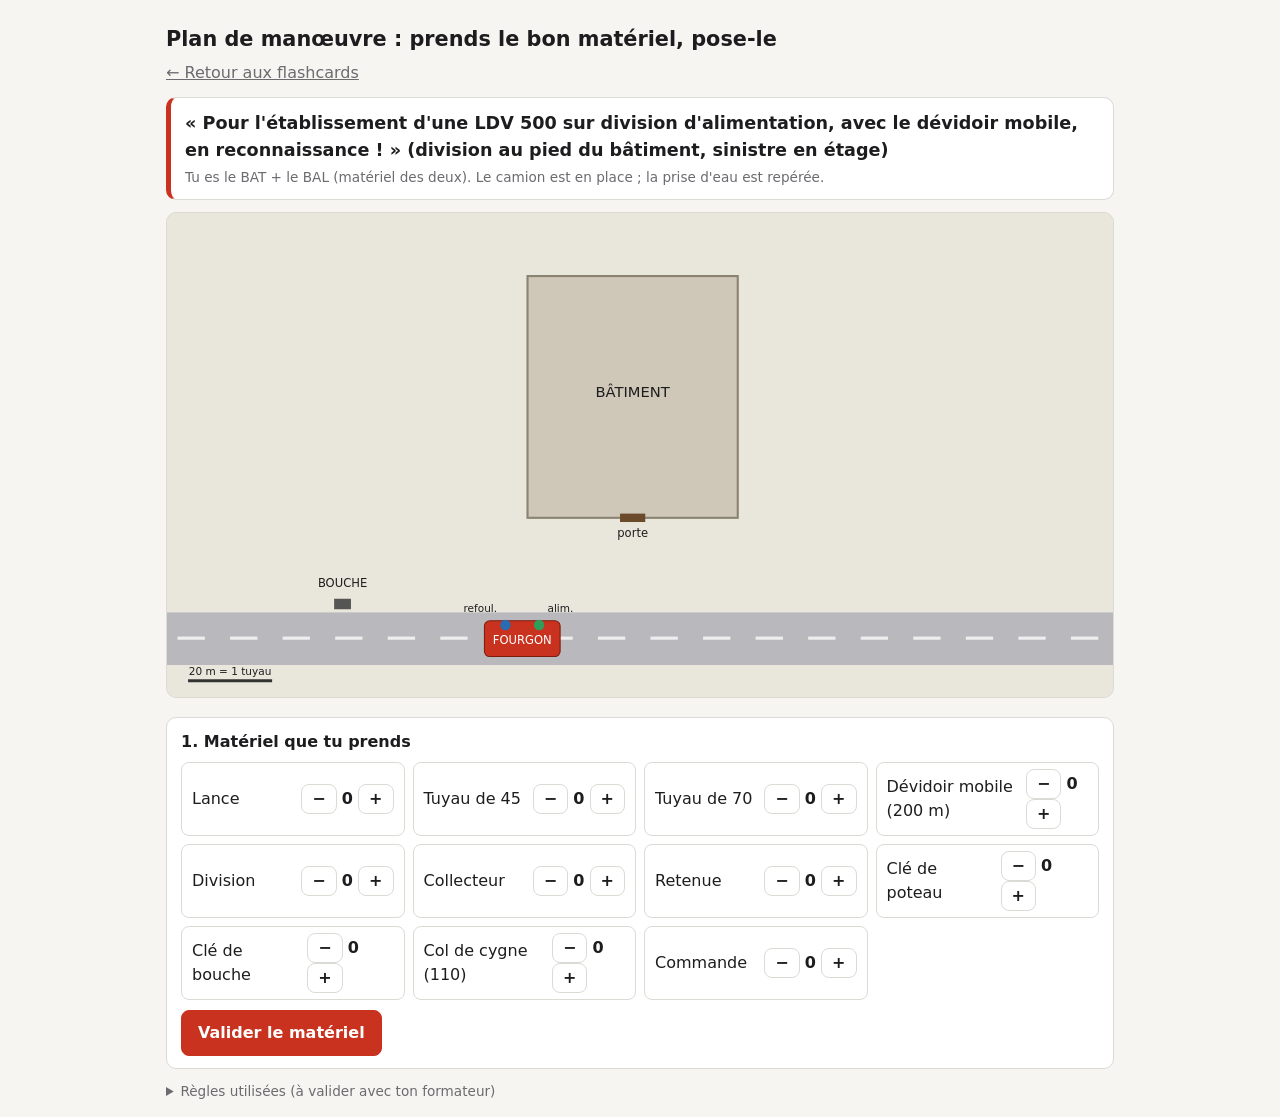
<file: plan.html>
<!doctype html>
<html lang="fr">
<head>
<meta charset="utf-8">
<meta name="viewport" content="width=device-width, initial-scale=1">
<title>Plan de manœuvre</title>
<style>
  :root { --bg:#f6f5f2; --card:#fff; --text:#1d1d1f; --muted:#6b6b70; --line:#dcdad4; --accent:#c8321e; --ok:#1f8a4c; --ko:#c8321e; --ground:#e9e6dc; --road:#b9b9bd; --bld:#cfc7b8; }
  @media (prefers-color-scheme: dark) { :root { --bg:#151516; --card:#202022; --text:#f2f2f2; --muted:#9a9aa0; --line:#38383c; --accent:#ef5a47; --ok:#3cc277; --ko:#ef5a47; --ground:#2a2a28; --road:#4a4a4f; --bld:#4b463c; } }
  * { box-sizing:border-box; }
  body { margin:0; background:var(--bg); color:var(--text); font:16px/1.5 system-ui,-apple-system,"Segoe UI",Roboto,sans-serif; }
  .wrap { max-width:980px; margin:0 auto; padding:16px; }
  h1 { font-size:1.3rem; margin:8px 0 6px; }
  a { color:var(--muted); }
  .say { background:var(--card); border:1px solid var(--line); border-left:5px solid var(--accent); border-radius:10px; padding:12px 14px; margin:12px 0; font-size:1.1rem; font-weight:600; }
  .say small { display:block; font-weight:400; color:var(--muted); font-size:.85rem; margin-top:4px; }
  svg { width:100%; height:auto; background:var(--ground); border:1px solid var(--line); border-radius:10px; touch-action:manipulation; cursor:crosshair; }
  .panel { background:var(--card); border:1px solid var(--line); border-radius:10px; padding:12px 14px; margin-top:12px; }
  .panel h2 { font-size:1rem; margin:0 0 8px; }
  .items { display:grid; grid-template-columns:repeat(auto-fill,minmax(210px,1fr)); gap:8px; }
  .item { display:flex; align-items:center; justify-content:space-between; gap:8px; border:1px solid var(--line); border-radius:8px; padding:6px 10px; }
  .item b { min-width:1.6em; text-align:center; }
  button { font:inherit; border:1px solid var(--line); background:var(--card); color:var(--text); border-radius:8px; padding:6px 12px; cursor:pointer; }
  button.pm { padding:2px 10px; font-weight:700; }
  button.go { background:var(--accent); border-color:var(--accent); color:#fff; font-weight:600; padding:10px 16px; }
  .row { display:flex; gap:8px; flex-wrap:wrap; margin-top:10px; align-items:center; }
  .res li { margin:4px 0; } .res .ok { color:var(--ok); } .res .ko { color:var(--ko); }
  .muted { color:var(--muted); font-size:.85rem; }
  details { margin-top:12px; font-size:.85rem; color:var(--muted); }
  .hidden { display:none; }
</style>
</head>
<body>
<div class="wrap">
  <h1>Plan de manœuvre : prends le bon matériel, pose-le</h1>
  <a href="index.html">← Retour aux flashcards</a>
  <div class="say" id="say"></div>
  <svg id="plan" viewBox="0 0 900 460" role="img" aria-label="Plan vu de dessus"></svg>
  <div class="muted" id="hint"></div>

  <div class="panel" id="pMat">
    <h2>1. Matériel que tu prends</h2>
    <div class="items" id="items"></div>
    <div class="row"><button class="go" id="matOk">Valider le matériel</button></div>
  </div>

  <div class="panel hidden" id="pDraw">
    <h2 id="drawTitle">2. Pose la ligne</h2>
    <div class="muted" id="drawInfo"></div>
    <div class="row"><button id="undo">Annuler le dernier point</button><button id="clear">Effacer</button></div>
  </div>

  <div class="panel hidden" id="pRes"><h2>Résultat</h2><ul class="res" id="res"></ul>
    <div class="row"><button class="go" id="again">Nouvelle situation</button></div>
  </div>

  <details>
    <summary>Règles utilisées (à valider avec ton formateur)</summary>
    <ul id="rules"></ul>
  </details>
</div>
<script>
(function () {
  // ===== Règles (modifiables) =====
  var PX_PAR_M = 4;          // échelle du plan : 4 px = 1 m
  var TUYAU_M = 20;          // longueur d'un tuyau
  var DEVIDOIR_M = 200;      // un dévidoir mobile
  var MAX_COURONNES = 3;     // PDF ETB-4 : « ne dépasse généralement pas trois »
  var MARGE = 1.25;          // 25 % de mou toléré par rapport à la ligne droite
  var RESERVE_M = 10;        // chaque « boucle » de réserve absorbe ~10 m de tuyau (hypothèse)
  var NS = "http://www.w3.org/2000/svg";
  var ITEMS = [
    ["lance", "Lance"], ["t45", "Tuyau de 45"], ["t70", "Tuyau de 70"], ["dev", "Dévidoir mobile (200 m)"],
    ["div", "Division"], ["col", "Collecteur"], ["ret", "Retenue"], ["clePot", "Clé de poteau"],
    ["cleBou", "Clé de bouche"], ["cygne", "Col de cygne (110)"], ["cmd", "Commande"]
  ];
  var RULES = [
    "Un tuyau fait 20 m ; un dévidoir mobile 200 m (jusqu'à 2 dévidoirs selon la distance : PDF ETB-4).",
    "Ligne d'attaque : une lance et 2 à 3 tuyaux de 45 (PDF ETB-3).",
    "Alimentation à la main : tuyaux de 70, généralement pas plus de 3 ; au-delà, dévidoir (PDF ETB-4).",
    "Poteau : clé de poteau. Bouche : clé de bouche + retenue. Le col de cygne est pour le tuyau de 110 du conducteur.",
    "Division d'alimentation : division + ligne de 70 du dévidoir, établie de la division vers l'engin (refoulement), puis de l'engin (alimentation) vers la prise d'eau (PDF ETB-2/4).",
    "Réserve : à côté de la ligne (jamais dessus, jamais sur la chaussée), une boucle par ~10 m de tuyau en trop (hypothèse à valider : « les tuyaux tournent un peu sur eux-mêmes, sans s'étaler ni s'enchevêtrer »).",
    "Distances calculées en ligne droite avec 25 % de marge."
  ];
  document.getElementById("rules").innerHTML = RULES.map(function (r) { return "<li>" + r + "</li>"; }).join("");

  function rand(a, b) { return a + Math.random() * (b - a); }
  function rint(a, b) { return Math.round(rand(a, b)); }
  function clamp(v, a, b) { return Math.max(a, Math.min(b, v)); }
  function dist(a, b) { return Math.hypot(a.x - b.x, a.y - b.y); }
  function esc(s) { return String(s).replace(/[&<>]/g, function (c) { return { "&": "&amp;", "<": "&lt;", ">": "&gt;" }[c]; }); }
  function el(tag, attrs, parent) {
    var e = document.createElementNS(NS, tag);
    for (var k in attrs) e.setAttribute(k, attrs[k]);
    if (parent) parent.appendChild(e);
    return e;
  }
  var svg = document.getElementById("plan");

  var W, S, phase, matos, stepIdx, pts, reserves, results;

  // ===== Génération d'une situation =====
  function build() {
    var bw = 200, bx = rint(200, 500);
    var door = { x: bx + bw / 2, y: 290, name: "porte" };
    var tx = clamp(door.x + rint(-160, 160), 90, 810);
    var pumpR = { x: tx - 16, y: 392, name: "refoulement" };
    var pumpA = { x: tx + 16, y: 392, name: "alimentation" };
    var typ = Math.random() < 0.5 ? "poteau" : "bouche";
    var side = Math.random() < 0.5 ? -1 : 1;
    var hx = clamp(tx + side * rint(100, 440), 30, 870);
    if (Math.abs(hx - tx) < 100) hx = clamp(tx - side * rint(100, 300), 30, 870);
    var hyd = { x: hx, y: 372, name: typ, type: typ };
    W = { bx: bx, bw: bw, door: door, tx: tx, pumpR: pumpR, pumpA: pumpA, hyd: hyd };
    var kinds = ["ligne", "alim", "div"];
    var kind = kinds[rint(0, 2)];
    var m = function (a, b) { return dist(a, b) / PX_PAR_M; };
    var eau = typ === "poteau" ? { clePot: [1, 1], cleBou: [0, 0], ret: [0, 0] } : { clePot: [0, 0], cleBou: [1, 1], ret: [1, 1] };
    var exp = { lance: [0, 0], t45: [0, 0], t70: [0, 0], dev: [0, 0], div: [0, 0], col: [0, 1], ret: [0, 0], clePot: [0, 0], cleBou: [0, 0], cygne: [0, 0], cmd: [0, 1] };
    var steps = [], say, role;
    if (kind === "ligne") {
      var D = m(pumpR, door), n = Math.max(2, Math.ceil(D / TUYAU_M));
      var nmax = Math.min(3, Math.max(n, Math.ceil(D * MARGE / TUYAU_M)));
      exp.lance = [1, 1]; exp.t45 = [n, nmax];
      say = "« Pour l'établissement d'une lance de 500 L/min, tuyaux en couronnes, en reconnaissance… Le point d'attaque est l'entrée du bâtiment, le point d'eau le fourgon. Établissez ! »";
      role = "Tu es le BAT (sinistre de plain-pied). Le camion est en place devant le bâtiment.";
      steps.push({ label: "Pose la ligne d'attaque du refoulement du fourgon jusqu'à la porte.", from: pumpR, to: door, hose: "t45", reserve: true });
    } else if (kind === "alim") {
      var D2 = m(pumpA, hyd), n2 = Math.ceil(D2 / TUYAU_M);
      say = "« Alimentez l'engin depuis " + (typ === "poteau" ? "le poteau" : "la bouche") + " d'incendie ! »";
      role = "Tu es le BAL. Le camion est en place, la prise d'eau est repérée sur le plan.";
      for (var k in eau) exp[k] = eau[k];
      if (n2 <= MAX_COURONNES) { exp.t70 = [n2, Math.min(MAX_COURONNES, Math.max(n2, Math.ceil(D2 * MARGE / TUYAU_M)))]; }
      else { exp.dev = [1, Math.ceil(D2 * MARGE / DEVIDOIR_M)]; }
      steps.push({ label: "Pose la ligne d'alimentation de la prise d'eau jusqu'à l'entrée « alimentation » de la pompe.", from: hyd, to: pumpA, hose: n2 <= MAX_COURONNES ? "t70" : "dev", reserve: n2 <= MAX_COURONNES });
    } else {
      var total = m(door, pumpR) + m(pumpA, hyd);
      exp.lance = [1, 1]; exp.t45 = [2, 3]; exp.div = [1, 1];
      exp.dev = [Math.ceil(total / DEVIDOIR_M), Math.max(1, Math.ceil(total * MARGE / DEVIDOIR_M))];
      for (var k2 in eau) exp[k2] = eau[k2];
      say = "« Pour l'établissement d'une LDV 500 sur division d'alimentation, avec le dévidoir mobile, en reconnaissance ! » (division au pied du bâtiment, sinistre en étage)";
      role = "Tu es le BAT + le BAL (matériel des deux). Le camion est en place ; la prise d'eau est repérée.";
      steps.push({ label: "Dévidoir mobile : déroule de la division (porte) jusqu'au fourgon, raccord en REFOULEMENT.", from: door, to: pumpR, hose: "dev", reserve: false });
      steps.push({ label: "Puis repars avec le même dévidoir vers la prise d'eau, raccord en ALIMENTATION.", from: pumpA, to: hyd, hose: "dev", reserve: false });
    }
    S = { kind: kind, exp: exp, steps: steps, say: say, role: role };
  }

  // ===== Dessin du plan =====
  function drawPlan() {
    svg.innerHTML = "";
    el("rect", { x: 0, y: 0, width: 900, height: 460, fill: "var(--ground)" }, svg);
    el("rect", { x: 0, y: 380, width: 900, height: 50, fill: "var(--road)" }, svg);
    for (var i = 0; i < 18; i++) el("rect", { x: 10 + i * 50, y: 403, width: 26, height: 3, fill: "#eee" }, svg);
    el("rect", { x: W.bx, y: 60, width: W.bw, height: 230, fill: "var(--bld)", stroke: "#8b8372", "stroke-width": 2 }, svg);
    t("BÂTIMENT", W.bx + W.bw / 2, 175, 14, "middle");
    el("rect", { x: W.door.x - 12, y: 286, width: 24, height: 8, fill: "#6b4a2b" }, svg);
    t("porte", W.door.x, 308, 11, "middle");
    // camion
    el("rect", { x: W.tx - 36, y: 388, width: 72, height: 34, rx: 5, fill: "#c8321e", stroke: "#7d1b0e" }, svg);
    t("FOURGON", W.tx, 410, 11, "middle", "#fff");
    el("circle", { cx: W.pumpR.x, cy: W.pumpR.y, r: 5, fill: "#2b6cb0" }, svg);
    el("circle", { cx: W.pumpA.x, cy: W.pumpA.y, r: 5, fill: "#2f9e5a" }, svg);
    t("refoul.", W.pumpR.x - 8, 380, 10, "end"); t("alim.", W.pumpA.x + 8, 380, 10, "start");
    // prise d'eau
    var h = W.hyd;
    if (h.type === "poteau") { el("rect", { x: h.x - 4, y: h.y - 10, width: 8, height: 14, rx: 2, fill: "#d33" }, svg); }
    else { el("rect", { x: h.x - 8, y: h.y - 5, width: 16, height: 10, fill: "#555" }, svg); }
    t(h.type === "poteau" ? "POTEAU" : "BOUCHE", h.x, h.y - 16, 11, "middle");
    // échelle
    el("line", { x1: 20, y1: 445, x2: 100, y2: 445, stroke: "#333", "stroke-width": 3 }, svg);
    t("20 m = 1 tuyau", 60, 440, 10, "middle");
  }
  function t(s, x, y, size, anchor, fill) {
    var e = el("text", { x: x, y: y, "font-size": size, "text-anchor": anchor || "start", fill: fill || "currentColor" }, svg);
    e.textContent = s; e.style.fill = fill || "var(--text)"; return e;
  }

  // ===== Matériel =====
  var counts = {};
  function renderItems() {
    var c = document.getElementById("items");
    c.innerHTML = ITEMS.map(function (it) {
      return '<div class="item"><span>' + it[1] + '</span><span><button class="pm" data-k="' + it[0] + '" data-d="-1">−</button> <b id="n-' + it[0] + '">' + (counts[it[0]] || 0) + '</b> <button class="pm" data-k="' + it[0] + '" data-d="1">+</button></span></div>';
    }).join("");
  }
  document.getElementById("items").addEventListener("click", function (e) {
    var b = e.target.closest("button"); if (!b || !b.dataset.k) return;
    var k = b.dataset.k; counts[k] = clamp((counts[k] || 0) + (+b.dataset.d), 0, 12);
    document.getElementById("n-" + k).textContent = counts[k];
  });
  function checkMateriel() {
    var res = [], okAll = true;
    ITEMS.forEach(function (it) {
      var k = it[0], e = S.exp[k], have = counts[k] || 0;
      if (have >= e[0] && have <= e[1]) { if (e[1] > 0 && have > 0) res.push([true, it[1] + " : " + have]); return; }
      okAll = false;
      var want = e[0] === e[1] ? e[0] : e[0] + " à " + e[1];
      res.push([false, it[1] + " : tu en as pris " + have + ", il en fallait " + want + "."]);
    });
    return { ok: okAll, lines: res };
  }

  // ===== Pose =====
  var polyEl = null, previewEl = null;
  function curStep() { return S.steps[stepIdx]; }
  function pathLen(p) { var L = 0; for (var i = 1; i < p.length; i++) L += dist(p[i - 1], p[i]); return L / PX_PAR_M; }
  function startStep() {
    var st = curStep();
    pts = [{ x: st.from.x, y: st.from.y }];
    document.getElementById("drawTitle").textContent = "2. Pose la ligne (" + (stepIdx + 1) + "/" + S.steps.length + ")";
    document.getElementById("drawInfo").textContent = st.label + " Clique des points sur le plan ; la ligne s'arrête quand tu touches l'arrivée.";
    redrawLine();
  }
  function redrawLine() {
    if (polyEl) polyEl.remove();
    var st = curStep();
    polyEl = el("polyline", { points: pts.map(function (p) { return p.x + "," + p.y; }).join(" "), fill: "none", stroke: st.hose === "t70" ? "#e07b00" : st.hose === "dev" ? "#333" : "#b4232f", "stroke-width": st.hose === "t70" ? 5 : st.hose === "dev" ? 5 : 3.5, "stroke-linejoin": "round", "stroke-linecap": "round" }, svg);
    var hint = pathLen(pts).toFixed(0) + " m posés (" + (pathLen(pts) / TUYAU_M).toFixed(1) + " tuyaux)";
    document.getElementById("hint").textContent = hint;
    // marqueurs départ / arrivée
    markEnds();
  }
  var marks = [];
  function markEnds() {
    marks.forEach(function (m) { m.remove(); }); marks = [];
    var st = curStep();
    marks.push(el("circle", { cx: st.from.x, cy: st.from.y, r: 8, fill: "none", stroke: "#2b6cb0", "stroke-width": 2.5 }, svg));
    marks.push(el("circle", { cx: st.to.x, cy: st.to.y, r: 12, fill: "none", stroke: "#1f8a4c", "stroke-width": 2.5, "stroke-dasharray": "4 3" }, svg));
  }
  function svgPoint(ev) {
    var r = svg.getBoundingClientRect();
    return { x: (ev.clientX - r.left) * 900 / r.width, y: (ev.clientY - r.top) * 460 / r.height };
  }
  function insideBuilding(p) { return p.x > W.bx - 2 && p.x < W.bx + W.bw + 2 && p.y < 288; }
  function onRoad(p) { return p.y > 376 && p.y < 434; }
  svg.addEventListener("click", function (ev) {
    var p = svgPoint(ev);
    if (phase === "draw") {
      var st = curStep();
      if (insideBuilding(p)) { document.getElementById("hint").textContent = "Pas à travers le mur : passe par la porte."; return; }
      if (dist(p, st.to) < 16) p = { x: st.to.x, y: st.to.y };
      pts.push(p); redrawLine();
      if (p.x === st.to.x && p.y === st.to.y) finishLine();
    } else if (phase === "reserve") {
      placeReserve(p);
    }
  });
  document.getElementById("undo").addEventListener("click", function () { if (phase === "draw" && pts.length > 1) { pts.pop(); redrawLine(); } });
  document.getElementById("clear").addEventListener("click", function () { if (phase === "draw") { pts = [pts[0]]; redrawLine(); } });

  function finishLine() {
    var st = curStep(), L = pathLen(pts);
    results.lines.push({ L: L, step: st, pts: pts.slice() });
    var need = 0;
    if (st.hose === "t45" || st.hose === "t70") {
      var n = counts[st.hose] || 0, avail = n * TUYAU_M;
      if (L > avail) {
        results.msgs.push([false, "Il manque du tuyau : " + L.toFixed(0) + " m à couvrir, tu as pris " + n + " tuyau(x) = " + avail + " m."]);
      } else {
        results.msgs.push([true, "Ligne posée : " + L.toFixed(0) + " m avec " + n + " tuyau(x) (" + avail + " m)."]);
        need = Math.round((avail - L) / RESERVE_M);
      }
    } else {
      results.msgs.push([true, "Ligne au dévidoir : " + L.toFixed(0) + " m déroulés."]);
    }
    if (need > 0) {
      reserveNeed = need; reserveSpots = [];
      phase = "reserve";
      document.getElementById("drawTitle").textContent = "3. Place la réserve";
      document.getElementById("drawInfo").textContent = "Il te reste du tuyau. Clique " + need + " fois à côté de la ligne (ni dessus, ni sur la chaussée) pour poser les boucles de réserve : elles doivent tourner un peu sur elles-mêmes sans s'étaler ni s'enchevêtrer.";
    } else nextStep();
  }

  var reserveNeed = 0, reserveSpots = [];
  function distToPath(p, path) {
    var best = 1e9;
    for (var i = 1; i < path.length; i++) {
      var a = path[i - 1], b = path[i], dx = b.x - a.x, dy = b.y - a.y, l2 = dx * dx + dy * dy;
      var u = l2 ? clamp(((p.x - a.x) * dx + (p.y - a.y) * dy) / l2, 0, 1) : 0;
      best = Math.min(best, Math.hypot(p.x - (a.x + u * dx), p.y - (a.y + u * dy)));
    }
    return best;
  }
  function placeReserve(p) {
    var path = results.lines[results.lines.length - 1].pts, h = document.getElementById("hint");
    var d = distToPath(p, path);
    if (insideBuilding(p) || onRoad(p)) { h.textContent = "Pas sur la chaussée ni dans le bâtiment."; return; }
    if (d < 12) { h.textContent = "Trop près : la réserve ne doit pas croiser la ligne. Place-la à côté."; return; }
    if (d > 45) { h.textContent = "Trop loin de la ligne : la réserve reste accrochée à la ligne."; return; }
    for (var i = 0; i < reserveSpots.length; i++) if (dist(p, reserveSpots[i]) < 40) { h.textContent = "Trop près d'une autre boucle : pas d'enchevêtrement."; return; }
    reserveSpots.push(p);
    var g = el("g", {}, svg);
    el("circle", { cx: p.x, cy: p.y, r: 14, fill: "none", stroke: "#b4232f", "stroke-width": 3 }, g);
    el("circle", { cx: p.x, cy: p.y, r: 8, fill: "none", stroke: "#b4232f", "stroke-width": 3 }, g);
    h.textContent = reserveSpots.length + "/" + reserveNeed + " boucles";
    if (reserveSpots.length >= reserveNeed) {
      results.msgs.push([true, "Réserve placée (" + reserveNeed + " boucle(s)), à côté de la ligne, sans croisement."]);
      nextStep();
    }
  }
  function nextStep() {
    stepIdx++;
    if (stepIdx < S.steps.length) { phase = "draw"; startStep(); }
    else finish();
  }
  function finish() {
    phase = "end";
    document.getElementById("pDraw").classList.add("hidden");
    // vérif dévidoir
    if (S.kind === "div") {
      var tot = results.lines.reduce(function (a, l) { return a + l.L; }, 0), have = counts.dev || 0;
      if (tot > have * DEVIDOIR_M) results.msgs.push([false, "Il manque du tuyau sur le dévidoir : " + tot.toFixed(0) + " m à couvrir, " + have + " dévidoir(s) = " + have * DEVIDOIR_M + " m."]);
    }
    var all = results.mat.concat(results.msgs);
    var ok = all.every(function (x) { return x[0]; });
    document.getElementById("res").innerHTML = (ok ? '<li class="ok"><b>Bravo, situation réussie.</b></li>' : '<li class="ko"><b>À revoir :</b></li>') +
      all.map(function (x) { return '<li class="' + (x[0] ? "ok" : "ko") + '">' + (x[0] ? "✓ " : "✗ ") + esc(x[1]) + "</li>"; }).join("");
    document.getElementById("pRes").classList.remove("hidden");
    document.getElementById("hint").textContent = "";
  }

  document.getElementById("matOk").addEventListener("click", function () {
    var r = checkMateriel();
    results.mat = r.lines;
    if (!r.ok) {
      // on laisse continuer : l'erreur sera dans le bilan
    }
    document.getElementById("pMat").classList.add("hidden");
    document.getElementById("pDraw").classList.remove("hidden");
    phase = "draw"; stepIdx = 0; startStep();
  });
  document.getElementById("again").addEventListener("click", newGame);

  function newGame() {
    counts = {}; results = { mat: [], msgs: [], lines: [] }; phase = "mat"; stepIdx = 0; pts = [];
    build(); drawPlan(); renderItems();
    document.getElementById("say").innerHTML = esc(S.say) + "<small>" + esc(S.role) + "</small>";
    document.getElementById("pMat").classList.remove("hidden");
    document.getElementById("pDraw").classList.add("hidden");
    document.getElementById("pRes").classList.add("hidden");
    document.getElementById("hint").textContent = "";
    polyEl = null; marks = [];
  }
  window.__dbg = function () { return { S: S, W: W, counts: counts }; };
  newGame();
})();
</script>
</body>
</html>
</file>
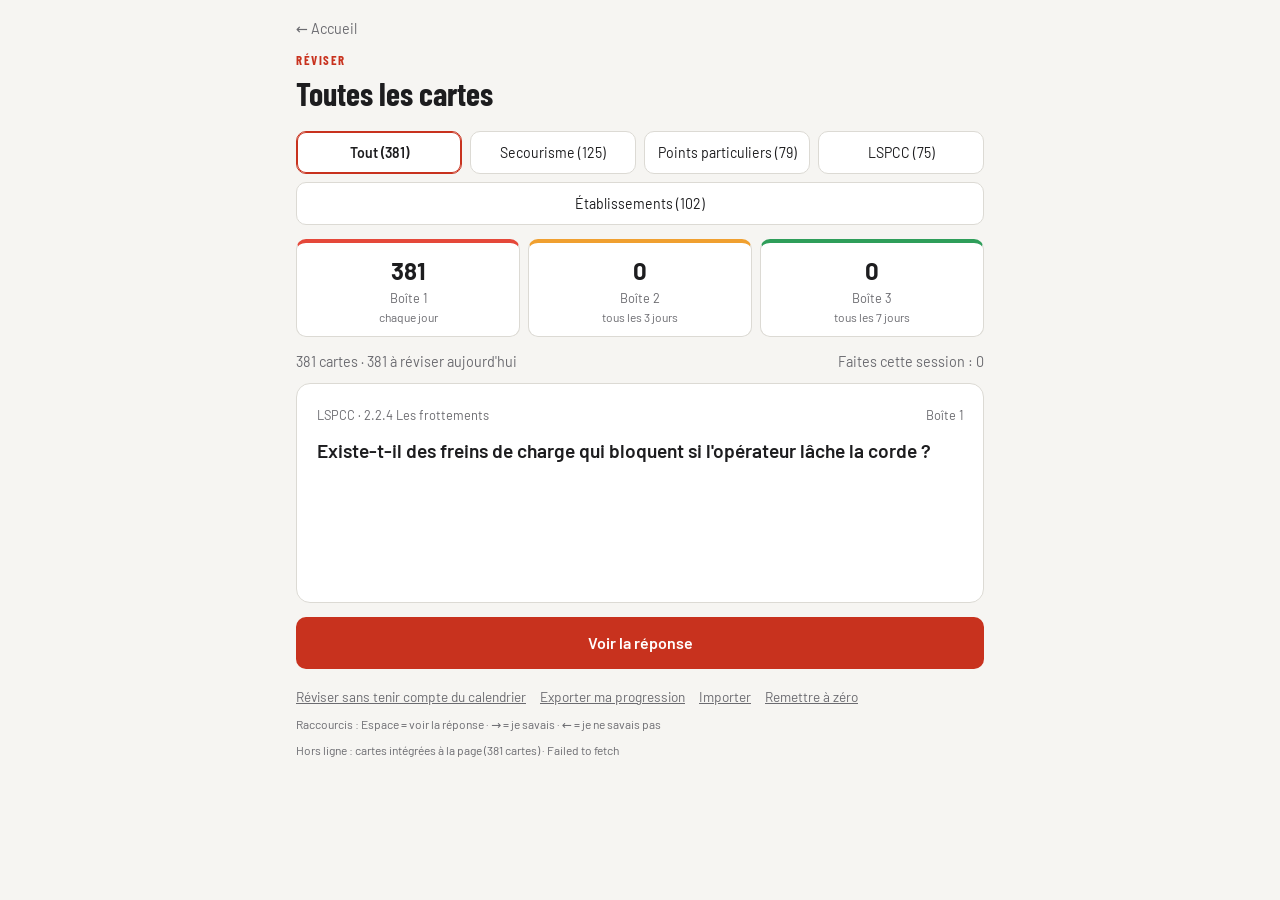
<file: revision.html>
<!doctype html>
<html lang="fr">
<head>
<meta charset="utf-8">
<meta name="viewport" content="width=device-width, initial-scale=1">
<title>Révision</title>
<link rel="preconnect" href="https://fonts.googleapis.com">
<link href="https://fonts.googleapis.com/css2?family=Barlow+Condensed:wght@600;700&family=Barlow:wght@400;500;600&display=swap" rel="stylesheet">
<style>
  :root {
    --bg: #f6f5f2; --card: #ffffff; --text: #1d1d1f; --muted: #6b6b70;
    --line: #dcdad4; --accent: #c8321e; --ok: #1f8a4c; --ko: #c8321e;
    --b1: #e5483a; --b2: #f0a030; --b3: #2f9e5a;
  }
  @media (prefers-color-scheme: dark) {
    :root { --bg: #151516; --card: #202022; --text: #f2f2f2; --muted: #9a9aa0; --line: #38383c; --accent: #ef5a47; --ok: #3cc277; --ko: #ef5a47; }
  }
  * { box-sizing: border-box; }
  body { margin: 0; background: var(--bg); color: var(--text); font: 16px/1.5 Barlow, system-ui, -apple-system, "Segoe UI", Roboto, sans-serif; }
  .wrap { max-width: 720px; margin: 0 auto; padding: 16px; }
  h1 { font-size: 1.3rem; margin: 8px 0 14px; }
  .tabs { display: flex; gap: 8px; margin-bottom: 14px; }
  .tab { flex: 1; padding: 10px; border: 1px solid var(--line); background: var(--card); color: var(--text); border-radius: 10px; font: inherit; cursor: pointer; }
  .tab[aria-pressed="true"] { border-color: var(--accent); box-shadow: inset 0 0 0 1px var(--accent); font-weight: 600; }
  .boxes { display: grid; grid-template-columns: repeat(3, 1fr); gap: 8px; margin-bottom: 14px; }
  .box { background: var(--card); border: 1px solid var(--line); border-radius: 10px; padding: 10px; text-align: center; border-top: 4px solid var(--c); }
  .box .n { font-size: 1.5rem; font-weight: 700; }
  .box .l { font-size: .8rem; color: var(--muted); }
  .box .d { font-size: .75rem; color: var(--muted); }
  .status { color: var(--muted); font-size: .9rem; margin-bottom: 10px; display: flex; justify-content: space-between; gap: 8px; flex-wrap: wrap; }
  .card { background: var(--card); border: 1px solid var(--line); border-radius: 14px; padding: 22px 20px; min-height: 220px; display: flex; flex-direction: column; justify-content: space-between; }
  .meta { font-size: .8rem; color: var(--muted); display: flex; justify-content: space-between; margin-bottom: 12px; }
  .q { font-size: 1.2rem; font-weight: 600; }
  .a { margin-top: 16px; padding-top: 14px; border-top: 1px dashed var(--line); font-size: 1.1rem; white-space: pre-wrap; }
  .actions { display: flex; gap: 10px; margin-top: 14px; }
  button.act { flex: 1; padding: 14px; border: 0; border-radius: 10px; font: inherit; font-weight: 600; color: #fff; cursor: pointer; }
  .reveal { background: var(--accent); }
  .ok { background: var(--ok); }
  .ko { background: var(--ko); }
  .stepimg { display: block; max-width: 100%; max-height: 260px; margin: 14px auto 0; border-radius: 8px; border: 1px solid var(--line); background: #fff; }
  .tabs { flex-wrap: wrap; }
  .tab { min-width: 22%; padding: 10px 4px; font-size: .88rem; }
  .empty { text-align: center; color: var(--muted); padding: 30px 10px; }
  .links { margin-top: 18px; display: flex; gap: 14px; flex-wrap: wrap; font-size: .85rem; }
  .links button, .links label { background: none; border: 0; color: var(--muted); text-decoration: underline; cursor: pointer; font: inherit; padding: 0; }
  .hint { font-size: .75rem; color: var(--muted); margin-top: 8px; }
  .hidden { display: none; }
  .detail { margin-top: 12px; padding: 10px 12px; border-radius: 8px; background: rgba(232,163,58,.14); font-size: .95rem; white-space: pre-wrap; }
  details.ext { margin-top: 12px; border-left: 4px solid #2b5c8a; background: rgba(43,92,138,.07); border-radius: 0 8px 8px 0; padding: 8px 12px; }
  details.ext summary { cursor: pointer; font: 700 .8rem/1.4 "Barlow Condensed", sans-serif; letter-spacing: .08em; text-transform: uppercase; color: #2b5c8a; }
  details.ext blockquote { margin: 8px 0 4px; white-space: pre-wrap; font-size: .92rem; font-style: italic; line-height: 1.5; }
  details.ext .src { font-size: .75rem; color: var(--muted); }
  @media (prefers-color-scheme: dark) { details.ext summary { color: #8fb6dd; } details.ext { border-left-color: #8fb6dd; } }
  .back { color: var(--muted); text-decoration: none; font-size: .9rem; }
  .kicker { margin-top: 14px; font: 700 .8rem/1 "Barlow Condensed", sans-serif; letter-spacing: .12em; text-transform: uppercase; color: var(--accent); }
  h1 { font-family: "Barlow Condensed", sans-serif; font-size: 2rem; margin: 2px 0 6px; }
  .sub { color: var(--muted); font-size: .9rem; margin-bottom: 14px; }
  .sub a { color: var(--accent); font-weight: 600; }
</style>
</head>
<body>
<div class="wrap">
  <a class="back" href="index.html">← Accueil</a>
  <div class="kicker" id="kicker">Réviser</div>
  <h1 id="title">Flashcards</h1>
  <div class="sub" id="sub"></div>
  <div class="tabs" id="tabs"></div>
  <div class="boxes" id="boxes"></div>
  <div class="status" id="status"></div>

  <div id="stage"></div>

  <div class="links">
    <button id="allBtn">Réviser sans tenir compte du calendrier</button>
    <button id="exportBtn">Exporter ma progression</button>
    <label>Importer<input type="file" id="importFile" accept="application/json" class="hidden"></label>
    <button id="resetBtn">Remettre à zéro</button>
  </div>
  <div class="hint">Raccourcis : Espace = voir la réponse · → = je savais · ← = je ne savais pas</div>
  <div class="hint" id="syncInfo"></div>
</div>

<script src="cards.js"></script>
<script src="sequences.js"></script>
<script src="pieces.js"></script>
<script src="consignes.js"></script>
<script src="gto_lspcc.js"></script>
<script src="gto_etab.js"></script>
<script>
(function () {
  // --- Paramètres Leitner : 3 boîtes ---------------------------------------
  // Boîte 1 : chaque jour, boîte 2 : tous les 3 jours, boîte 3 : tous les 7 jours.
  var INTERVALS = { 1: 1, 2: 3, 3: 7 };
  var STORAGE_KEY = "leitner-flashcards-v1";
  var CAT_LABELS = { secourisme: "Secourisme", incendie: "Incendie", manoeuvre: "Points particuliers", lspcc: "LSPCC", etab: "Établissements" };

  // --- Utilitaires ---------------------------------------------------------
  function hash(s) {
    var h = 5381;
    for (var i = 0; i < s.length; i++) h = ((h << 5) + h + s.charCodeAt(i)) | 0;
    return (h >>> 0).toString(36);
  }
  function todayStr(offset) {
    var d = new Date();
    d.setDate(d.getDate() + (offset || 0));
    var m = String(d.getMonth() + 1).padStart(2, "0");
    var day = String(d.getDate()).padStart(2, "0");
    return d.getFullYear() + "-" + m + "-" + day;
  }
  function shuffle(a) {
    for (var i = a.length - 1; i > 0; i--) {
      var j = Math.floor(Math.random() * (i + 1));
      var t = a[i]; a[i] = a[j]; a[j] = t;
    }
    return a;
  }
  function esc(s) {
    return String(s).replace(/[&<>"]/g, function (c) {
      return { "&": "&amp;", "<": "&lt;", ">": "&gt;", '"': "&quot;" }[c];
    });
  }

  // --- Données -------------------------------------------------------------
  // Source principale : le Google Sheet (partagé par lien). Secours : les cartes de cards.js.
  var SHEET_ID = "1uIidWuLd-5Tafe89uFVB_CTGlJ5hNnHxISZzZCtKZ9I";
  var SHEET_URL = "https://docs.google.com/spreadsheets/d/" + SHEET_ID + "/gviz/tq?tqx=out:csv";
  var CACHE_KEY = "leitner-sheet-cache-v1";

  // Cartes « enchaînement » : photo de la position N -> que fait-on ensuite ? -> étape N+1 (avec sa photo).
  function seqCards() {
    var out = [];
    if (typeof SEQUENCES === "undefined") return out;
    SEQUENCES.forEach(function (seq) {
      var st = seq.steps;
      out.push({
        id: hash("seq|" + seq.id + "|0"), cat: "manoeuvre", theme: seq.title,
        q: seq.title + " : par quoi commence-t-on ?",
        a: st[0].do, imgA: st[0].img
      });
      for (var i = 0; i < st.length - 1; i++) {
        out.push({
          id: hash("seq|" + seq.id + "|" + (i + 1)), cat: "manoeuvre", theme: seq.title,
          q: "Position actuelle : " + st[i].pos + ". Que fait-on ensuite ?",
          img: st[i].img, a: st[i + 1].do, imgA: st[i + 1].img
        });
      }
    });
    return out;
  }
  // Cartes avec photo (pièces de jonction) : catégorie incendie.
  function pieceCards() {
    if (typeof PIECES === "undefined") return [];
    return PIECES.map(function (p) {
      return { id: hash("piece|" + p.id), cat: "incendie", theme: "Pièces de jonction",
               q: p.q, a: p.a, img: p.img, imgA: p.imgA };
    });
  }
  // Consignes du chef d'agrès, ARI, rôles BAT / BAL : onglet Manœuvres.
  function consigneCards() {
    if (typeof CONSIGNES === "undefined") return [];
    return CONSIGNES.map(function (c) {
      return { id: hash("consigne|" + c.id), cat: "manoeuvre", theme: c.theme || "Consignes et ordres", q: c.q, a: c.a };
    });
  }
  // Cartes détaillées tirées des GTO (réponse + explication + extrait).
  function gtoCards() {
    var out = [];
    [["lspcc", typeof GTO_LSPCC !== "undefined" ? GTO_LSPCC : null], ["etab", typeof GTO_ETAB !== "undefined" ? GTO_ETAB : null]].forEach(function (x) {
      if (!x[1]) return;
      x[1].cards.forEach(function (c) {
        out.push({ id: hash("gto|" + c.id), cat: x[0], theme: c.sec, q: c.q, a: c.a, d: c.d, ext: c.ext, p: c.p, doc: x[1].doc });
      });
    });
    return out;
  }
  // Catégories masquées pour l'instant (questions GDO incendie du Sheet + pièces de jonction).
  var HIDDEN_CATS = { incendie: true };
  function buildCards(list) {
    return list.filter(function (c) { return !HIDDEN_CATS[c.cat]; }).map(function (c) {
      return { id: hash(c.cat + "|" + c.q), cat: c.cat, theme: c.theme, q: c.q, a: c.a };
    }).concat(pieceCards(), seqCards(), consigneCards(), gtoCards()).filter(function (c) { return !HIDDEN_CATS[c.cat]; });
  }
  function loadCache() {
    try {
      var raw = localStorage.getItem(CACHE_KEY);
      if (raw) {
        var list = JSON.parse(raw);
        if (Array.isArray(list) && list.length) return list;
      }
    } catch (e) {}
    return null;
  }
  // Au démarrage : dernière synchro réussie si elle existe, sinon cartes intégrées.
  var cards = buildCards(loadCache() || CARDS);
  var syncMessage = "Cartes intégrées à la page (synchronisation avec le Sheet en cours…)";

  // Lecture d'un CSV (gère les guillemets et les retours à la ligne dans les cellules).
  function parseCSV(text) {
    var rows = [], row = [], cell = "", inQ = false;
    for (var i = 0; i < text.length; i++) {
      var ch = text[i];
      if (inQ) {
        if (ch === '"') {
          if (text[i + 1] === '"') { cell += '"'; i++; } else { inQ = false; }
        } else { cell += ch; }
      } else if (ch === '"') { inQ = true; }
      else if (ch === ",") { row.push(cell); cell = ""; }
      else if (ch === "\n" || ch === "\r") {
        if (ch === "\r" && text[i + 1] === "\n") i++;
        row.push(cell); cell = ""; rows.push(row); row = [];
      } else { cell += ch; }
    }
    if (cell !== "" || row.length) { row.push(cell); rows.push(row); }
    return rows;
  }
  function titleCase(s) {
    s = s.trim().toLowerCase();
    return s ? s.charAt(0).toUpperCase() + s.slice(1) : "";
  }
  // Transforme les lignes du Sheet en cartes. Colonne 3 = INCENDIE -> incendie, sinon secourisme.
  function sheetToCards(rows) {
    var known = {};
    CARDS.forEach(function (c) { known[c.q.trim()] = c.theme; });
    var out = [], seen = {};
    for (var i = 1; i < rows.length; i++) {
      var q = (rows[i][0] || "").replace(/\s*\n\s*/g, " ").trim();
      var a = (rows[i][1] || "").replace(/\s*\n\s*/g, " ").trim();
      var raw = (rows[i][2] || "").trim();
      if (!q || !a) continue; // lignes vides ou titres de section sans réponse
      var cat = raw.toUpperCase() === "INCENDIE" ? "incendie" : "secourisme";
      var key = cat + "|" + q;
      if (seen[key]) continue;
      seen[key] = true;
      var theme = known[q] || (cat === "incendie" ? "Incendie" : (titleCase(raw) || "Divers"));
      out.push({ cat: cat, theme: theme, q: q, a: a });
    }
    return out;
  }
  function syncSheet() {
    return fetch(SHEET_URL, { cache: "no-store" })
      .then(function (r) {
        if (!r.ok) throw new Error("HTTP " + r.status);
        return r.text();
      })
      .then(function (text) {
        var rows = parseCSV(text);
        if (!rows.length || (rows[0][0] || "").trim().toLowerCase() !== "question") {
          throw new Error("Format inattendu (le Sheet n'est peut-être plus partagé par lien)");
        }
        var list = sheetToCards(rows);
        if (!list.length) throw new Error("Aucune carte lue");
        try { localStorage.setItem(CACHE_KEY, JSON.stringify(list)); } catch (e) {}
        return list;
      });
  }

  var state = load();
  function load() {
    try {
      var raw = localStorage.getItem(STORAGE_KEY);
      if (raw) return JSON.parse(raw);
    } catch (e) {}
    return {};
  }
  function save() {
    try { localStorage.setItem(STORAGE_KEY, JSON.stringify(state)); } catch (e) {}
  }
  function info(id) {
    return state[id] || { box: 1, due: todayStr(0) };
  }

  // --- État de l'interface -------------------------------------------------
  var PARAM_CAT = (function () { try { return new URLSearchParams(location.search).get("cat"); } catch (e) { return null; } })();
  var currentCat = (PARAM_CAT && CAT_LABELS[PARAM_CAT]) ? PARAM_CAT : "tout";
  (function () {
    var titles = { secourisme: ["Équipier SUAP · GDO", "Secourisme", ""], incendie: ["Réviser les GDO", "Incendie", ""],
      manoeuvre: ["Équipier incendie · GDO", "Points particuliers", 'Consignes, ordres, RAPACE, échelles. <a href="eclair.html">⚡ Mode chrono</a>'],
      lspcc: ["Équipier incendie · GDO", "LSPCC", 'Chaque réponse est suivie de l\'extrait exact du GTO. <a href="cours.html?doc=lspcc">📖 Lire le cours</a>'],
      etab: ["Équipier incendie · GDO", "Établissements", 'ETB-1 à 4 et ETB-6, avec l\'extrait exact du guide. <a href="cours.html?doc=etab">📖 Lire le cours</a>'],
      tout: ["Réviser", "Toutes les cartes", ""] };
    var t = titles[currentCat];
    document.getElementById("kicker").textContent = t[0];
    document.getElementById("title").textContent = t[1];
    document.getElementById("sub").innerHTML = t[2];
    document.title = t[1] + " · Révision";
    if (currentCat !== "tout") document.getElementById("tabs").style.display = "none";
  })();
  var ignoreSchedule = false;
  var queue = [];
  var revealed = false;
  var sessionDone = 0;
  var retryIds = {};

  function inScope() {
    return cards.filter(function (c) { return currentCat === "tout" || c.cat === currentCat; });
  }
  function dueCards() {
    var t = todayStr(0);
    return inScope().filter(function (c) { return ignoreSchedule || info(c.id).due <= t; });
  }
  function startSession() {
    queue = shuffle(dueCards().slice());
    // on voit d'abord la boîte 1, puis 2, puis 3 (tri stable après mélange)
    queue.sort(function (a, b) { return info(a.id).box - info(b.id).box; });
    revealed = false;
    sessionDone = 0;
    retryIds = {};
    render();
  }

  // --- Rendu ---------------------------------------------------------------
  var elTabs = document.getElementById("tabs");
  var elBoxes = document.getElementById("boxes");
  var elStatus = document.getElementById("status");
  var elStage = document.getElementById("stage");

  function renderTabs() {
    var defs = [["tout", "Tout"], ["secourisme", "Secourisme"], ["manoeuvre", "Points particuliers"], ["lspcc", "LSPCC"], ["etab", "Établissements"]];
    elTabs.innerHTML = defs.map(function (d) {
      var n = cards.filter(function (c) { return d[0] === "tout" || c.cat === d[0]; }).length;
      return '<button class="tab" data-cat="' + d[0] + '" aria-pressed="' + (currentCat === d[0]) + '">' + d[1] + " (" + n + ")</button>";
    }).join("");
  }
  function renderBoxes() {
    var scope = inScope();
    var counts = { 1: 0, 2: 0, 3: 0 };
    scope.forEach(function (c) { counts[info(c.id).box]++; });
    var colors = { 1: "var(--b1)", 2: "var(--b2)", 3: "var(--b3)" };
    elBoxes.innerHTML = [1, 2, 3].map(function (b) {
      var d = INTERVALS[b] === 1 ? "chaque jour" : "tous les " + INTERVALS[b] + " jours";
      return '<div class="box" style="--c:' + colors[b] + '"><div class="n">' + counts[b] + '</div><div class="l">Boîte ' + b + '</div><div class="d">' + d + "</div></div>";
    }).join("");
  }
  function renderStatus() {
    var scope = inScope();
    var due = dueCards().length;
    elStatus.innerHTML = "<span>" + scope.length + " cartes · " + due + (ignoreSchedule ? " à réviser (mode libre)" : " à réviser aujourd'hui") + "</span><span>Faites cette session : " + sessionDone + "</span>";
  }
  function nextDueText() {
    var scope = inScope();
    var t = todayStr(0);
    var future = scope.map(function (c) { return info(c.id).due; }).filter(function (d) { return d > t; }).sort();
    if (!future.length) return "";
    var p = future[0].split("-");
    return "Prochaine révision : " + p[2] + "/" + p[1] + "/" + p[0] + ".";
  }
  function render() {
    renderTabs(); renderBoxes(); renderStatus();
    var scope = inScope();
    if (!scope.length) {
      elStage.innerHTML = '<div class="empty">Aucune carte dans cette catégorie pour l\'instant.</div>';
      return;
    }
    if (!queue.length) {
      elStage.innerHTML = '<div class="empty"><strong>Rien à réviser pour le moment 🎉</strong><br>' + esc(nextDueText()) + "</div>";
      return;
    }
    var c = queue[0];
    var b = info(c.id).box;
    var retry = retryIds[c.id] ? " · à retravailler" : "";
    var html = '<div class="card"><div><div class="meta"><span>' + esc(CAT_LABELS[c.cat] || c.cat) + " · " + esc(c.theme) +
      "</span><span>Boîte " + b + retry + "</span></div>" +
      '<div class="q">' + esc(c.q) + "</div>";
    if (c.img) html += '<img class="stepimg" src="' + esc(c.img) + '" alt="Photo de la carte">';
    if (revealed) {
      html += '<div class="a">' + esc(c.a) + "</div>";
      if (c.d) html += '<div class="detail"><b>À retenir :</b> ' + esc(c.d) + "</div>";
      if (c.ext) html += '<details class="ext" open><summary>Extrait du GTO · p. ' + esc(c.p) + '</summary><blockquote>' + esc(c.ext) + '</blockquote><div class="src">' + esc(c.doc) + "</div></details>";
      if (c.imgA) html += '<img class="stepimg" src="' + esc(c.imgA) + '" alt="Étape suivante">';
    }
    html += "</div></div>";
    html += '<div class="actions">';
    if (!revealed) {
      html += '<button class="act reveal" id="revealBtn">Voir la réponse</button>';
    } else {
      html += '<button class="act ko" id="koBtn">Je ne savais pas</button><button class="act ok" id="okBtn">Je savais</button>';
    }
    html += "</div>";
    elStage.innerHTML = html;
    preloadAhead();
  }

  // Précharge les photos de la carte en cours (réponse comprise) et des 3 suivantes.
  var preloaded = {};
  function preload(src) {
    if (!src || preloaded[src]) return;
    preloaded[src] = true;
    var im = new Image();
    im.src = src;
  }
  function preloadAhead() {
    queue.slice(0, 4).forEach(function (c) { preload(c.img); preload(c.imgA); });
  }

  // --- Actions -------------------------------------------------------------
  function answer(knew) {
    if (!queue.length || !revealed) return;
    var c = queue.shift();
    var wasRetry = !!retryIds[c.id];
    if (!wasRetry) {
      var cur = info(c.id);
      var box = knew ? Math.min(3, cur.box + 1) : 1;
      state[c.id] = { box: box, due: todayStr(INTERVALS[box]) };
      save();
      sessionDone++;
    }
    if (!knew) {
      // La carte revient en fin de session pour être revue, sans changer à nouveau sa boîte.
      retryIds[c.id] = true;
      queue.push(c);
    } else if (wasRetry) {
      delete retryIds[c.id];
    }
    revealed = false;
    render();
  }

  document.addEventListener("click", function (e) {
    var t = e.target;
    if (t.matches && t.matches(".tab")) {
      currentCat = t.getAttribute("data-cat");
      startSession();
    } else if (t.id === "revealBtn") {
      revealed = true; render();
    } else if (t.id === "okBtn") {
      answer(true);
    } else if (t.id === "koBtn") {
      answer(false);
    }
  });
  document.addEventListener("keydown", function (e) {
    if (e.target && e.target.tagName === "INPUT") return;
    if (e.key === " " || e.key === "Enter") {
      if (!revealed && queue.length) { e.preventDefault(); revealed = true; render(); }
    } else if (e.key === "ArrowRight") { answer(true); }
    else if (e.key === "ArrowLeft") { answer(false); }
  });

  document.getElementById("allBtn").addEventListener("click", function () {
    ignoreSchedule = !ignoreSchedule;
    this.textContent = ignoreSchedule ? "Revenir au calendrier Leitner" : "Réviser sans tenir compte du calendrier";
    startSession();
  });
  document.getElementById("resetBtn").addEventListener("click", function () {
    if (confirm("Remettre toute la progression à zéro ?")) {
      state = {}; save(); startSession();
    }
  });
  document.getElementById("exportBtn").addEventListener("click", function () {
    var blob = new Blob([JSON.stringify(state, null, 1)], { type: "application/json" });
    var a = document.createElement("a");
    a.href = URL.createObjectURL(blob);
    a.download = "progression-leitner-" + todayStr(0) + ".json";
    a.click();
    setTimeout(function () { URL.revokeObjectURL(a.href); }, 1000);
  });
  document.getElementById("importFile").addEventListener("change", function () {
    var f = this.files[0];
    if (!f) return;
    var r = new FileReader();
    r.onload = function () {
      try {
        var data = JSON.parse(r.result);
        if (typeof data !== "object" || Array.isArray(data)) throw new Error();
        state = data; save(); startSession();
      } catch (e) { alert("Fichier de progression invalide."); }
    };
    r.readAsText(f);
    this.value = "";
  });

  var elSync = document.getElementById("syncInfo");
  function showSync(msg) { elSync.textContent = msg; }

  startSession();
  showSync(syncMessage);
  // Une fois la page affichée, on récupère toutes les photos en arrière-plan (environ 0,5 Mo au total).
  setTimeout(function () {
    cards.forEach(function (c) { preload(c.img); preload(c.imgA); });
  }, 300);

  syncSheet().then(function (list) {
    cards = buildCards(list);
    var n = cards.length;
    showSync("Synchronisé avec le Google Sheet · " + n + " cartes");
    // Si tu n'as pas encore commencé, on relance la session avec les cartes à jour.
    if (sessionDone === 0 && !revealed) startSession(); else { renderTabs(); renderBoxes(); renderStatus(); }
  }).catch(function (e) {
    var cached = loadCache();
    showSync((cached ? "Hors ligne : dernières cartes synchronisées (" : "Hors ligne : cartes intégrées à la page (") +
      cards.length + " cartes) · " + (e && e.message ? e.message : "erreur de lecture du Sheet"));
  });
})();
</script>
</body>
</html>
</file>
